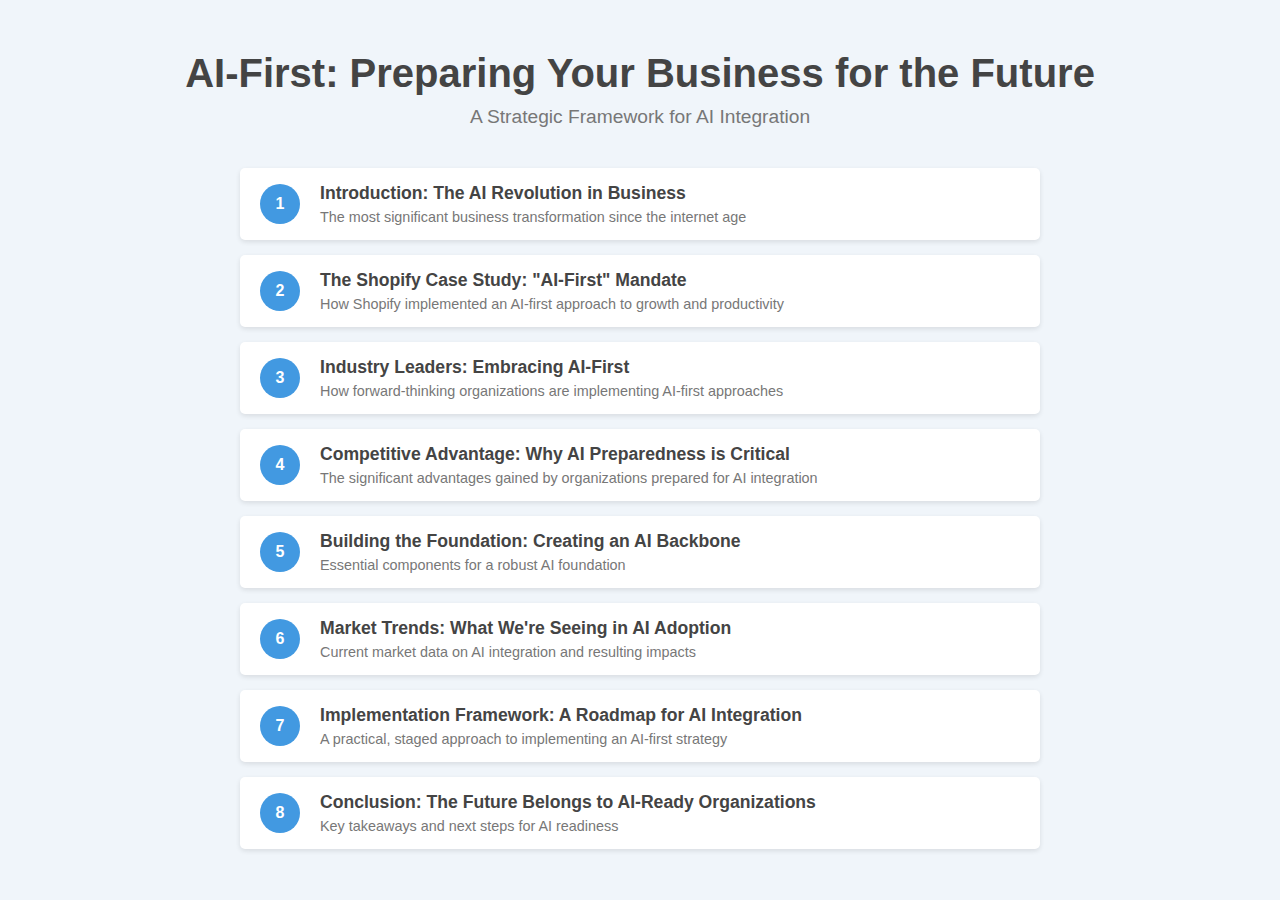
<file: index.html>
<!DOCTYPE html>
<html lang="en">
<head>
    <meta charset="UTF-8">
    <meta name="viewport" content="width=device-width, initial-scale=1.0">
    <title>AI-First: Preparing Your Business for the Future</title>
    <link rel="stylesheet" href="styles.css">
    <style>
        body {
            display: flex;
            flex-direction: column;
            align-items: center;
            justify-content: center;
            min-height: 100vh;
            padding: 20px;
        }
        
        .presentation-title {
            text-align: center;
            margin-bottom: 40px;
        }
        
        .presentation-title h1 {
            font-size: 2.5em;
            color: #444;
            margin-bottom: 10px;
        }
        
        .presentation-title p {
            font-size: 1.2em;
            color: #777;
        }
        
        .slides-container {
            display: flex;
            flex-direction: column;
            gap: 15px;
            width: 100%;
            max-width: 800px;
        }
        
        .slide-link {
            display: flex;
            align-items: center;
            background-color: white;
            padding: 15px 20px;
            border-radius: 5px;
            box-shadow: 0 2px 5px rgba(0,0,0,0.1);
            text-decoration: none;
            color: #444;
            transition: transform 0.2s, box-shadow 0.2s;
        }
        
        .slide-link:hover {
            transform: translateY(-3px);
            box-shadow: 0 5px 15px rgba(0,0,0,0.1);
        }
        
        .slide-number {
            display: flex;
            align-items: center;
            justify-content: center;
            width: 40px;
            height: 40px;
            background-color: #4299e1;
            color: white;
            border-radius: 50%;
            font-weight: bold;
            margin-right: 20px;
            flex-shrink: 0;
        }
        
        .slide-info {
            flex: 1;
        }
        
        .slide-title {
            font-weight: bold;
            margin-bottom: 5px;
            font-size: 1.1em;
        }
        
        .slide-description {
            color: #777;
            font-size: 0.9em;
        }
    </style>
</head>
<body>
    <div class="presentation-title">
        <h1>AI-First: Preparing Your Business for the Future</h1>
        <p>A Strategic Framework for AI Integration</p>
    </div>
    
    <div class="slides-container">
        <a href="slide-introduction.html" class="slide-link">
            <div class="slide-number">1</div>
            <div class="slide-info">
                <div class="slide-title">Introduction: The AI Revolution in Business</div>
                <div class="slide-description">The most significant business transformation since the internet age</div>
            </div>
        </a>
        
        <a href="slide-shopify-case.html" class="slide-link">
            <div class="slide-number">2</div>
            <div class="slide-info">
                <div class="slide-title">The Shopify Case Study: "AI-First" Mandate</div>
                <div class="slide-description">How Shopify implemented an AI-first approach to growth and productivity</div>
            </div>
        </a>
        
        <a href="slide-industry-leaders.html" class="slide-link">
            <div class="slide-number">3</div>
            <div class="slide-info">
                <div class="slide-title">Industry Leaders: Embracing AI-First</div>
                <div class="slide-description">How forward-thinking organizations are implementing AI-first approaches</div>
            </div>
        </a>
        
        <a href="slide-competitive-advantage.html" class="slide-link">
            <div class="slide-number">4</div>
            <div class="slide-info">
                <div class="slide-title">Competitive Advantage: Why AI Preparedness is Critical</div>
                <div class="slide-description">The significant advantages gained by organizations prepared for AI integration</div>
            </div>
        </a>
        
        <a href="slide-building-foundation.html" class="slide-link">
            <div class="slide-number">5</div>
            <div class="slide-info">
                <div class="slide-title">Building the Foundation: Creating an AI Backbone</div>
                <div class="slide-description">Essential components for a robust AI foundation</div>
            </div>
        </a>
        
        <a href="slide-market-trends.html" class="slide-link">
            <div class="slide-number">6</div>
            <div class="slide-info">
                <div class="slide-title">Market Trends: What We're Seeing in AI Adoption</div>
                <div class="slide-description">Current market data on AI integration and resulting impacts</div>
            </div>
        </a>
        
        <a href="slide-implementation-framework.html" class="slide-link">
            <div class="slide-number">7</div>
            <div class="slide-info">
                <div class="slide-title">Implementation Framework: A Roadmap for AI Integration</div>
                <div class="slide-description">A practical, staged approach to implementing an AI-first strategy</div>
            </div>
        </a>
        
        <a href="slide-conclusion.html" class="slide-link">
            <div class="slide-number">8</div>
            <div class="slide-info">
                <div class="slide-title">Conclusion: The Future Belongs to AI-Ready Organizations</div>
                <div class="slide-description">Key takeaways and next steps for AI readiness</div>
            </div>
        </a>
    </div>
</body>
</html>
</file>
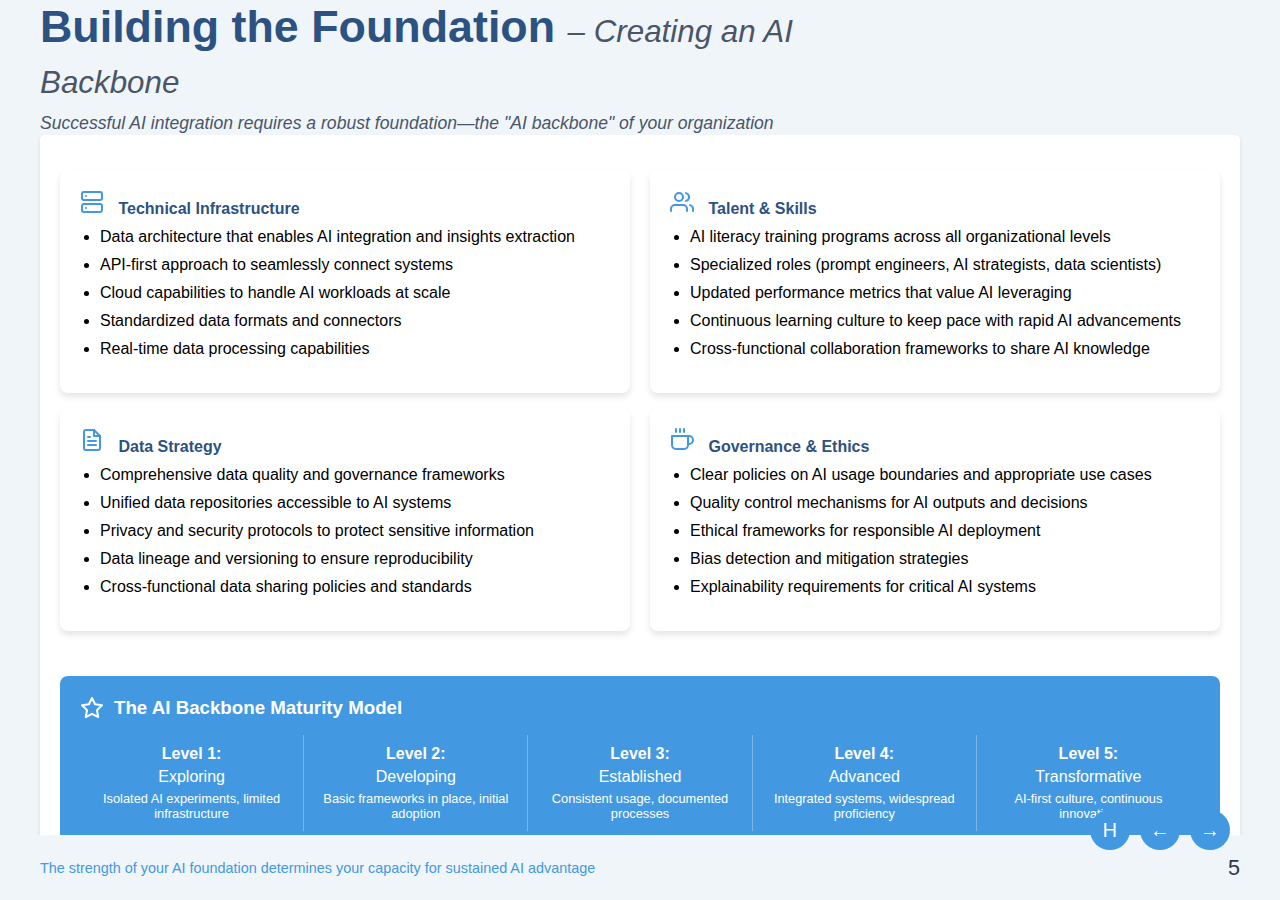
<file: slide-building-foundation.html>
<!DOCTYPE html>
<html lang="en">
<head>
    <meta charset="UTF-8">
    <meta name="viewport" content="width=device-width, initial-scale=1.0">
    <title>Building the Foundation: Creating an AI Backbone</title>
    <link rel="stylesheet" href="styles.css">
</head>
<body>
    <div class="header">
        <div class="title-container">
            <h1 class="title">Building the Foundation <span class="subtitle">– Creating an AI Backbone</span></h1>
            <p class="subtitle">Successful AI integration requires a robust foundation—the "AI backbone" of your organization</p>
        </div>
    </div>

    <div class="main-content">
        <div class="box">
            <div class="two-column">
                <div class="column">
                    <div class="card">
                        <div class="card-title">
                            <svg class="icon" xmlns="http://www.w3.org/2000/svg" width="24" height="24" viewBox="0 0 24 24" fill="none" stroke="#4299e1" stroke-width="2" stroke-linecap="round" stroke-linejoin="round">
                                <rect x="2" y="2" width="20" height="8" rx="2" ry="2"></rect>
                                <rect x="2" y="14" width="20" height="8" rx="2" ry="2"></rect>
                                <line x1="6" y1="6" x2="6.01" y2="6"></line>
                                <line x1="6" y1="18" x2="6.01" y2="18"></line>
                            </svg>
                            Technical Infrastructure
                        </div>
                        <ul>
                            <li>Data architecture that enables AI integration and insights extraction</li>
                            <li>API-first approach to seamlessly connect systems</li>
                            <li>Cloud capabilities to handle AI workloads at scale</li>
                            <li>Standardized data formats and connectors</li>
                            <li>Real-time data processing capabilities</li>
                        </ul>
                    </div>

                    <div class="card">
                        <div class="card-title">
                            <svg class="icon" xmlns="http://www.w3.org/2000/svg" width="24" height="24" viewBox="0 0 24 24" fill="none" stroke="#4299e1" stroke-width="2" stroke-linecap="round" stroke-linejoin="round">
                                <path d="M14 2H6a2 2 0 0 0-2 2v16a2 2 0 0 0 2 2h12a2 2 0 0 0 2-2V8z"></path>
                                <polyline points="14 2 14 8 20 8"></polyline>
                                <line x1="16" y1="13" x2="8" y2="13"></line>
                                <line x1="16" y1="17" x2="8" y2="17"></line>
                                <polyline points="10 9 9 9 8 9"></polyline>
                            </svg>
                            Data Strategy
                        </div>
                        <ul>
                            <li>Comprehensive data quality and governance frameworks</li>
                            <li>Unified data repositories accessible to AI systems</li>
                            <li>Privacy and security protocols to protect sensitive information</li>
                            <li>Data lineage and versioning to ensure reproducibility</li>
                            <li>Cross-functional data sharing policies and standards</li>
                        </ul>
                    </div>
                </div>
                <div class="column">
                    <div class="card">
                        <div class="card-title">
                            <svg class="icon" xmlns="http://www.w3.org/2000/svg" width="24" height="24" viewBox="0 0 24 24" fill="none" stroke="#4299e1" stroke-width="2" stroke-linecap="round" stroke-linejoin="round">
                                <path d="M17 21v-2a4 4 0 0 0-4-4H5a4 4 0 0 0-4 4v2"></path>
                                <circle cx="9" cy="7" r="4"></circle>
                                <path d="M23 21v-2a4 4 0 0 0-3-3.87"></path>
                                <path d="M16 3.13a4 4 0 0 1 0 7.75"></path>
                            </svg>
                            Talent & Skills
                        </div>
                        <ul>
                            <li>AI literacy training programs across all organizational levels</li>
                            <li>Specialized roles (prompt engineers, AI strategists, data scientists)</li>
                            <li>Updated performance metrics that value AI leveraging</li>
                            <li>Continuous learning culture to keep pace with rapid AI advancements</li>
                            <li>Cross-functional collaboration frameworks to share AI knowledge</li>
                        </ul>
                    </div>

                    <div class="card">
                        <div class="card-title">
                            <svg class="icon" xmlns="http://www.w3.org/2000/svg" width="24" height="24" viewBox="0 0 24 24" fill="none" stroke="#4299e1" stroke-width="2" stroke-linecap="round" stroke-linejoin="round">
                                <path d="M18 8h1a4 4 0 0 1 0 8h-1"></path>
                                <path d="M2 8h16v9a4 4 0 0 1-4 4H6a4 4 0 0 1-4-4V8z"></path>
                                <line x1="6" y1="1" x2="6" y2="4"></line>
                                <line x1="10" y1="1" x2="10" y2="4"></line>
                                <line x1="14" y1="1" x2="14" y2="4"></line>
                            </svg>
                            Governance & Ethics
                        </div>
                        <ul>
                            <li>Clear policies on AI usage boundaries and appropriate use cases</li>
                            <li>Quality control mechanisms for AI outputs and decisions</li>
                            <li>Ethical frameworks for responsible AI deployment</li>
                            <li>Bias detection and mitigation strategies</li>
                            <li>Explainability requirements for critical AI systems</li>
                        </ul>
                    </div>
                </div>
            </div>

            <div style="margin-top: 30px;">
                <div class="blue-box" style="padding: 20px; border-radius: 8px;">
                    <div style="display: flex; align-items: center; margin-bottom: 15px;">
                        <svg class="icon" style="margin-right: 10px;" xmlns="http://www.w3.org/2000/svg" width="24" height="24" viewBox="0 0 24 24" fill="none" stroke="white" stroke-width="2" stroke-linecap="round" stroke-linejoin="round">
                            <polygon points="12 2 15.09 8.26 22 9.27 17 14.14 18.18 21.02 12 17.77 5.82 21.02 7 14.14 2 9.27 8.91 8.26 12 2"></polygon>
                        </svg>
                        <h3 style="color: white; margin: 0;">The AI Backbone Maturity Model</h3>
                    </div>
                    <div style="display: flex; color: white; text-align: center;">
                        <div style="flex: 1; padding: 10px; border-right: 1px solid rgba(255,255,255,0.3);">
                            <div style="font-weight: bold; margin-bottom: 5px;">Level 1:</div>
                            <div>Exploring</div>
                            <div style="font-size: 0.8em; margin-top: 5px;">Isolated AI experiments, limited infrastructure</div>
                        </div>
                        <div style="flex: 1; padding: 10px; border-right: 1px solid rgba(255,255,255,0.3);">
                            <div style="font-weight: bold; margin-bottom: 5px;">Level 2:</div>
                            <div>Developing</div>
                            <div style="font-size: 0.8em; margin-top: 5px;">Basic frameworks in place, initial adoption</div>
                        </div>
                        <div style="flex: 1; padding: 10px; border-right: 1px solid rgba(255,255,255,0.3);">
                            <div style="font-weight: bold; margin-bottom: 5px;">Level 3:</div>
                            <div>Established</div>
                            <div style="font-size: 0.8em; margin-top: 5px;">Consistent usage, documented processes</div>
                        </div>
                        <div style="flex: 1; padding: 10px; border-right: 1px solid rgba(255,255,255,0.3);">
                            <div style="font-weight: bold; margin-bottom: 5px;">Level 4:</div>
                            <div>Advanced</div>
                            <div style="font-size: 0.8em; margin-top: 5px;">Integrated systems, widespread proficiency</div>
                        </div>
                        <div style="flex: 1; padding: 10px;">
                            <div style="font-weight: bold; margin-bottom: 5px;">Level 5:</div>
                            <div>Transformative</div>
                            <div style="font-size: 0.8em; margin-top: 5px;">AI-first culture, continuous innovation</div>
                        </div>
                    </div>
                </div>
            </div>

            <div style="margin-top: 20px;">
                <div class="section-title">Common Challenges in Building the AI Backbone</div>
                <div class="two-column">
                    <div class="column">
                        <ul>
                            <li>
                                <div style="display: flex; align-items: center; margin-bottom: 5px;">
                                    <svg class="icon" xmlns="http://www.w3.org/2000/svg" width="20" height="20" viewBox="0 0 24 24" fill="none" stroke="#e53e3e" stroke-width="2" stroke-linecap="round" stroke-linejoin="round">
                                        <circle cx="12" cy="12" r="10"></circle>
                                        <line x1="12" y1="8" x2="12" y2="12"></line>
                                        <line x1="12" y1="16" x2="12.01" y2="16"></line>
                                    </svg>
                                    Data quality and accessibility issues
                                </div>
                            </li>
                            <li>
                                <div style="display: flex; align-items: center; margin-bottom: 5px;">
                                    <svg class="icon" xmlns="http://www.w3.org/2000/svg" width="20" height="20" viewBox="0 0 24 24" fill="none" stroke="#e53e3e" stroke-width="2" stroke-linecap="round" stroke-linejoin="round">
                                        <circle cx="12" cy="12" r="10"></circle>
                                        <line x1="12" y1="8" x2="12" y2="12"></line>
                                        <line x1="12" y1="16" x2="12.01" y2="16"></line>
                                    </svg>
                                    Legacy system integration complexities
                                </div>
                            </li>
                            <li>
                                <div style="display: flex; align-items: center; margin-bottom: 5px;">
                                    <svg class="icon" xmlns="http://www.w3.org/2000/svg" width="20" height="20" viewBox="0 0 24 24" fill="none" stroke="#e53e3e" stroke-width="2" stroke-linecap="round" stroke-linejoin="round">
                                        <circle cx="12" cy="12" r="10"></circle>
                                        <line x1="12" y1="8" x2="12" y2="12"></line>
                                        <line x1="12" y1="16" x2="12.01" y2="16"></line>
                                    </svg>
                                    Evolving regulatory compliance
                                </div>
                            </li>
                        </ul>
                    </div>
                    <div class="column">
                        <ul>
                            <li>
                                <div style="display: flex; align-items: center; margin-bottom: 5px;">
                                    <svg class="icon" xmlns="http://www.w3.org/2000/svg" width="20" height="20" viewBox="0 0 24 24" fill="none" stroke="#e53e3e" stroke-width="2" stroke-linecap="round" stroke-linejoin="round">
                                        <circle cx="12" cy="12" r="10"></circle>
                                        <line x1="12" y1="8" x2="12" y2="12"></line>
                                        <line x1="12" y1="16" x2="12.01" y2="16"></line>
                                    </svg>
                                    Skill gaps and resistance to change
                                </div>
                            </li>
                            <li>
                                <div style="display: flex; align-items: center; margin-bottom: 5px;">
                                    <svg class="icon" xmlns="http://www.w3.org/2000/svg" width="20" height="20" viewBox="0 0 24 24" fill="none" stroke="#e53e3e" stroke-width="2" stroke-linecap="round" stroke-linejoin="round">
                                        <circle cx="12" cy="12" r="10"></circle>
                                        <line x1="12" y1="8" x2="12" y2="12"></line>
                                        <line x1="12" y1="16" x2="12.01" y2="16"></line>
                                    </svg>
                                    Balancing tactical wins vs. strategic investments
                                </div>
                            </li>
                            <li>
                                <div style="display: flex; align-items: center; margin-bottom: 5px;">
                                    <svg class="icon" xmlns="http://www.w3.org/2000/svg" width="20" height="20" viewBox="0 0 24 24" fill="none" stroke="#e53e3e" stroke-width="2" stroke-linecap="round" stroke-linejoin="round">
                                        <circle cx="12" cy="12" r="10"></circle>
                                        <line x1="12" y1="8" x2="12" y2="12"></line>
                                        <line x1="12" y1="16" x2="12.01" y2="16"></line>
                                    </svg>
                                    Measuring ROI on AI infrastructure investments
                                </div>
                            </li>
                        </ul>
                    </div>
                </div>
            </div>
        </div>
    </div>

    <div class="footer">
        <div>
            <div>The strength of your AI foundation determines your capacity for sustained AI advantage</div>
        </div>
        <div class="page-number">5</div>
    </div>

    <div class="nav-controls">
        <button class="nav-button home-button">H</button>
        <button class="nav-button prev-button">←</button>
        <button class="nav-button next-button">→</button>
    </div>
    
    <script src="navigation.js"></script>
</body>
</html>
</file>
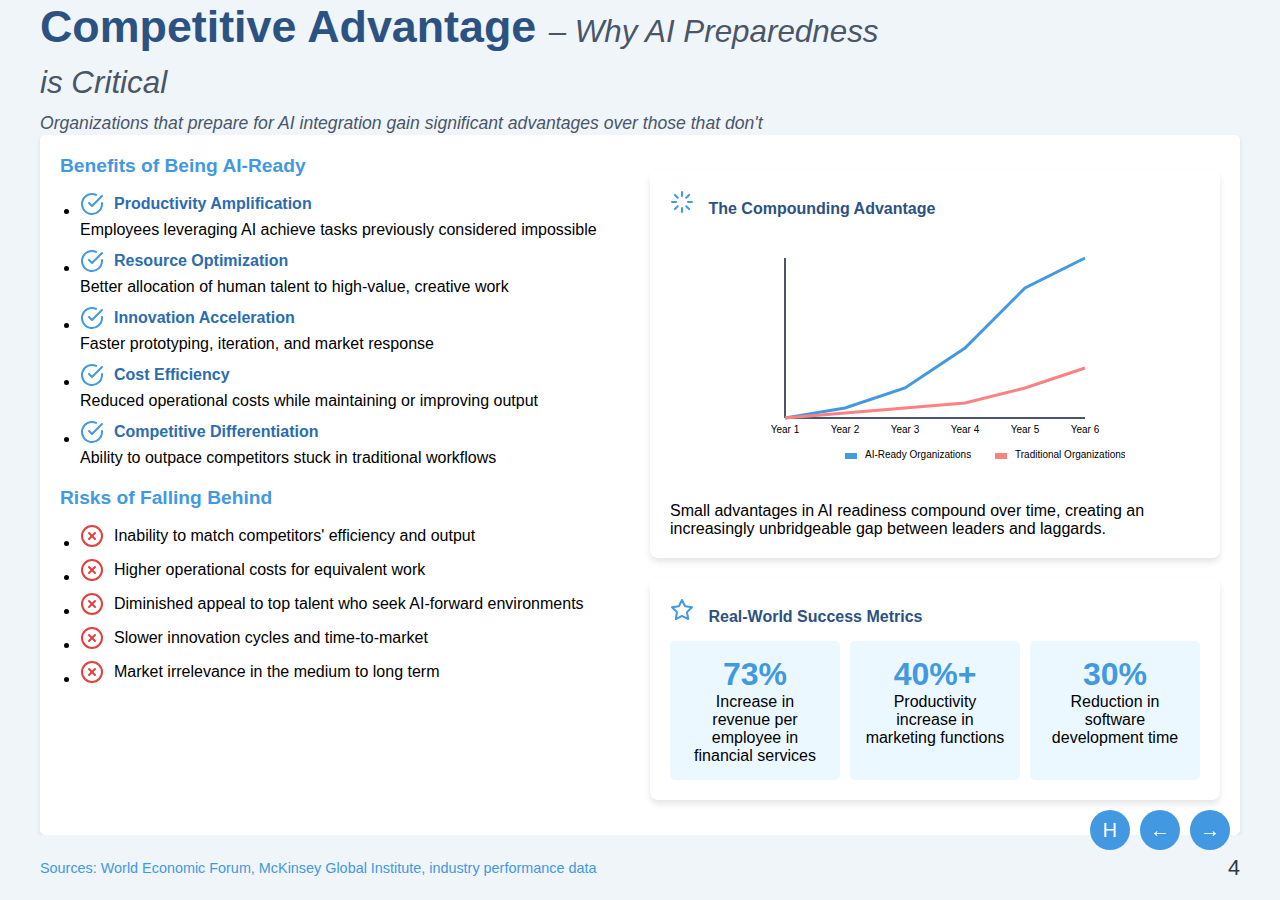
<file: slide-competitive-advantage.html>
<!DOCTYPE html>
<html lang="en">
<head>
    <meta charset="UTF-8">
    <meta name="viewport" content="width=device-width, initial-scale=1.0">
    <title>Competitive Advantage: Why AI Preparedness is Critical</title>
    <link rel="stylesheet" href="styles.css">
</head>
<body>
    <div class="header">
        <div class="title-container">
            <h1 class="title">Competitive Advantage <span class="subtitle">– Why AI Preparedness is Critical</span></h1>
            <p class="subtitle">Organizations that prepare for AI integration gain significant advantages over those that don't</p>
        </div>
    </div>

    <div class="main-content">
        <div class="box">
            <div class="two-column">
                <div class="column">
                    <div class="section-title">Benefits of Being AI-Ready</div>
                    <ul>
                        <li>
                            <div style="display: flex; align-items: center; margin-bottom: 5px;">
                                <svg class="icon" xmlns="http://www.w3.org/2000/svg" width="20" height="20" viewBox="0 0 24 24" fill="none" stroke="#4299e1" stroke-width="2" stroke-linecap="round" stroke-linejoin="round">
                                    <path d="M22 11.08V12a10 10 0 1 1-5.93-9.14"></path>
                                    <polyline points="22 4 12 14.01 9 11.01"></polyline>
                                </svg>
                                <span class="stat">Productivity Amplification</span>
                            </div>
                            Employees leveraging AI achieve tasks previously considered impossible
                        </li>
                        <li>
                            <div style="display: flex; align-items: center; margin-bottom: 5px;">
                                <svg class="icon" xmlns="http://www.w3.org/2000/svg" width="20" height="20" viewBox="0 0 24 24" fill="none" stroke="#4299e1" stroke-width="2" stroke-linecap="round" stroke-linejoin="round">
                                    <path d="M22 11.08V12a10 10 0 1 1-5.93-9.14"></path>
                                    <polyline points="22 4 12 14.01 9 11.01"></polyline>
                                </svg>
                                <span class="stat">Resource Optimization</span>
                            </div>
                            Better allocation of human talent to high-value, creative work
                        </li>
                        <li>
                            <div style="display: flex; align-items: center; margin-bottom: 5px;">
                                <svg class="icon" xmlns="http://www.w3.org/2000/svg" width="20" height="20" viewBox="0 0 24 24" fill="none" stroke="#4299e1" stroke-width="2" stroke-linecap="round" stroke-linejoin="round">
                                    <path d="M22 11.08V12a10 10 0 1 1-5.93-9.14"></path>
                                    <polyline points="22 4 12 14.01 9 11.01"></polyline>
                                </svg>
                                <span class="stat">Innovation Acceleration</span>
                            </div>
                            Faster prototyping, iteration, and market response
                        </li>
                        <li>
                            <div style="display: flex; align-items: center; margin-bottom: 5px;">
                                <svg class="icon" xmlns="http://www.w3.org/2000/svg" width="20" height="20" viewBox="0 0 24 24" fill="none" stroke="#4299e1" stroke-width="2" stroke-linecap="round" stroke-linejoin="round">
                                    <path d="M22 11.08V12a10 10 0 1 1-5.93-9.14"></path>
                                    <polyline points="22 4 12 14.01 9 11.01"></polyline>
                                </svg>
                                <span class="stat">Cost Efficiency</span>
                            </div>
                            Reduced operational costs while maintaining or improving output
                        </li>
                        <li>
                            <div style="display: flex; align-items: center; margin-bottom: 5px;">
                                <svg class="icon" xmlns="http://www.w3.org/2000/svg" width="20" height="20" viewBox="0 0 24 24" fill="none" stroke="#4299e1" stroke-width="2" stroke-linecap="round" stroke-linejoin="round">
                                    <path d="M22 11.08V12a10 10 0 1 1-5.93-9.14"></path>
                                    <polyline points="22 4 12 14.01 9 11.01"></polyline>
                                </svg>
                                <span class="stat">Competitive Differentiation</span>
                            </div>
                            Ability to outpace competitors stuck in traditional workflows
                        </li>
                    </ul>

                    <div class="section-title" style="margin-top: 20px;">Risks of Falling Behind</div>
                    <ul>
                        <li>
                            <div style="display: flex; align-items: center; margin-bottom: 5px;">
                                <svg class="icon" xmlns="http://www.w3.org/2000/svg" width="20" height="20" viewBox="0 0 24 24" fill="none" stroke="#e53e3e" stroke-width="2" stroke-linecap="round" stroke-linejoin="round">
                                    <circle cx="12" cy="12" r="10"></circle>
                                    <line x1="15" y1="9" x2="9" y2="15"></line>
                                    <line x1="9" y1="9" x2="15" y2="15"></line>
                                </svg>
                                Inability to match competitors' efficiency and output
                            </div>
                        </li>
                        <li>
                            <div style="display: flex; align-items: center; margin-bottom: 5px;">
                                <svg class="icon" xmlns="http://www.w3.org/2000/svg" width="20" height="20" viewBox="0 0 24 24" fill="none" stroke="#e53e3e" stroke-width="2" stroke-linecap="round" stroke-linejoin="round">
                                    <circle cx="12" cy="12" r="10"></circle>
                                    <line x1="15" y1="9" x2="9" y2="15"></line>
                                    <line x1="9" y1="9" x2="15" y2="15"></line>
                                </svg>
                                Higher operational costs for equivalent work
                            </div>
                        </li>
                        <li>
                            <div style="display: flex; align-items: center; margin-bottom: 5px;">
                                <svg class="icon" xmlns="http://www.w3.org/2000/svg" width="20" height="20" viewBox="0 0 24 24" fill="none" stroke="#e53e3e" stroke-width="2" stroke-linecap="round" stroke-linejoin="round">
                                    <circle cx="12" cy="12" r="10"></circle>
                                    <line x1="15" y1="9" x2="9" y2="15"></line>
                                    <line x1="9" y1="9" x2="15" y2="15"></line>
                                </svg>
                                Diminished appeal to top talent who seek AI-forward environments
                            </div>
                        </li>
                        <li>
                            <div style="display: flex; align-items: center; margin-bottom: 5px;">
                                <svg class="icon" xmlns="http://www.w3.org/2000/svg" width="20" height="20" viewBox="0 0 24 24" fill="none" stroke="#e53e3e" stroke-width="2" stroke-linecap="round" stroke-linejoin="round">
                                    <circle cx="12" cy="12" r="10"></circle>
                                    <line x1="15" y1="9" x2="9" y2="15"></line>
                                    <line x1="9" y1="9" x2="15" y2="15"></line>
                                </svg>
                                Slower innovation cycles and time-to-market
                            </div>
                        </li>
                        <li>
                            <div style="display: flex; align-items: center; margin-bottom: 5px;">
                                <svg class="icon" xmlns="http://www.w3.org/2000/svg" width="20" height="20" viewBox="0 0 24 24" fill="none" stroke="#e53e3e" stroke-width="2" stroke-linecap="round" stroke-linejoin="round">
                                    <circle cx="12" cy="12" r="10"></circle>
                                    <line x1="15" y1="9" x2="9" y2="15"></line>
                                    <line x1="9" y1="9" x2="15" y2="15"></line>
                                </svg>
                                Market irrelevance in the medium to long term
                            </div>
                        </li>
                    </ul>
                </div>
                <div class="column">
                    <div class="card">
                        <div class="card-title">
                            <svg class="icon" xmlns="http://www.w3.org/2000/svg" width="24" height="24" viewBox="0 0 24 24" fill="none" stroke="#4299e1" stroke-width="2" stroke-linecap="round" stroke-linejoin="round">
                                <line x1="12" y1="2" x2="12" y2="6"></line>
                                <line x1="12" y1="18" x2="12" y2="22"></line>
                                <line x1="4.93" y1="4.93" x2="7.76" y2="7.76"></line>
                                <line x1="16.24" y1="16.24" x2="19.07" y2="19.07"></line>
                                <line x1="2" y1="12" x2="6" y2="12"></line>
                                <line x1="18" y1="12" x2="22" y2="12"></line>
                                <line x1="4.93" y1="19.07" x2="7.76" y2="16.24"></line>
                                <line x1="16.24" y1="7.76" x2="19.07" y2="4.93"></line>
                            </svg>
                            The Compounding Advantage
                        </div>

                        <div style="margin: 20px 0; text-align: center;">
                            <svg width="380" height="240" viewBox="0 0 380 240">
                                <!-- Background grid -->
                                <!-- Removed grid lines as requested -->
                                
                                <!-- X and Y axis -->
                                <line x1="40" y1="180" x2="340" y2="180" stroke="#4a5568" stroke-width="2"/>
                                <line x1="40" y1="20" x2="40" y2="180" stroke="#4a5568" stroke-width="2"/>
                                
                                <!-- Chart lines -->
                                <path d="M40,180 L100,170 L160,150 L220,110 L280,50 L340,20" stroke="#4299e1" stroke-width="3" fill="none"/>
                                <path d="M40,180 L100,175 L160,170 L220,165 L280,150 L340,130" stroke="#fc8181" stroke-width="3" fill="none"/>
                                
                                <!-- Labels -->
                                <text x="40" y="195" font-size="10" text-anchor="middle">Year 1</text>
                                <text x="100" y="195" font-size="10" text-anchor="middle">Year 2</text>
                                <text x="160" y="195" font-size="10" text-anchor="middle">Year 3</text>
                                <text x="220" y="195" font-size="10" text-anchor="middle">Year 4</text>
                                <text x="280" y="195" font-size="10" text-anchor="middle">Year 5</text>
                                <text x="340" y="195" font-size="10" text-anchor="middle">Year 6</text>
                                
                                <!-- Legend -->
                                <rect x="100" y="215" width="12" height="6" fill="#4299e1"/>
                                <text x="120" y="220" font-size="10">AI-Ready Organizations</text>
                                <rect x="250" y="215" width="12" height="6" fill="#fc8181"/>
                                <text x="270" y="220" font-size="10">Traditional Organizations</text>
                            </svg>
                        </div>

                        <p>Small advantages in AI readiness compound over time, creating an increasingly unbridgeable gap between leaders and laggards.</p>
                    </div>

                    <div class="card" style="margin-top: 20px;">
                        <div class="card-title">
                            <svg class="icon" xmlns="http://www.w3.org/2000/svg" width="24" height="24" viewBox="0 0 24 24" fill="none" stroke="#4299e1" stroke-width="2" stroke-linecap="round" stroke-linejoin="round">
                                <polygon points="12 2 15.09 8.26 22 9.27 17 14.14 18.18 21.02 12 17.77 5.82 21.02 7 14.14 2 9.27 8.91 8.26 12 2"></polygon>
                            </svg>
                            Real-World Success Metrics
                        </div>
                        <div style="display: flex; flex-wrap: wrap; gap: 10px; margin-top: 15px;">
                            <div style="flex: 1; min-width: 130px; background-color: #ebf8ff; padding: 15px; border-radius: 5px; text-align: center;">
                                <div style="font-size: 2em; font-weight: bold; color: #4299e1;">73%</div>
                                <div>Increase in revenue per employee in financial services</div>
                            </div>
                            <div style="flex: 1; min-width: 130px; background-color: #ebf8ff; padding: 15px; border-radius: 5px; text-align: center;">
                                <div style="font-size: 2em; font-weight: bold; color: #4299e1;">40%+</div>
                                <div>Productivity increase in marketing functions</div>
                            </div>
                            <div style="flex: 1; min-width: 130px; background-color: #ebf8ff; padding: 15px; border-radius: 5px; text-align: center;">
                                <div style="font-size: 2em; font-weight: bold; color: #4299e1;">30%</div>
                                <div>Reduction in software development time</div>
                            </div>
                        </div>
                    </div>
                </div>
            </div>
        </div>
    </div>

    <div class="footer">
        <div>
            <div>Sources: World Economic Forum, McKinsey Global Institute, industry performance data</div>
        </div>
        <div class="page-number">4</div>
    </div>

    <div class="nav-controls">
        <button class="nav-button home-button">H</button>
        <button class="nav-button prev-button">←</button>
        <button class="nav-button next-button">→</button>
    </div>
    
    <script src="navigation.js"></script>
</body>
</html>
</file>
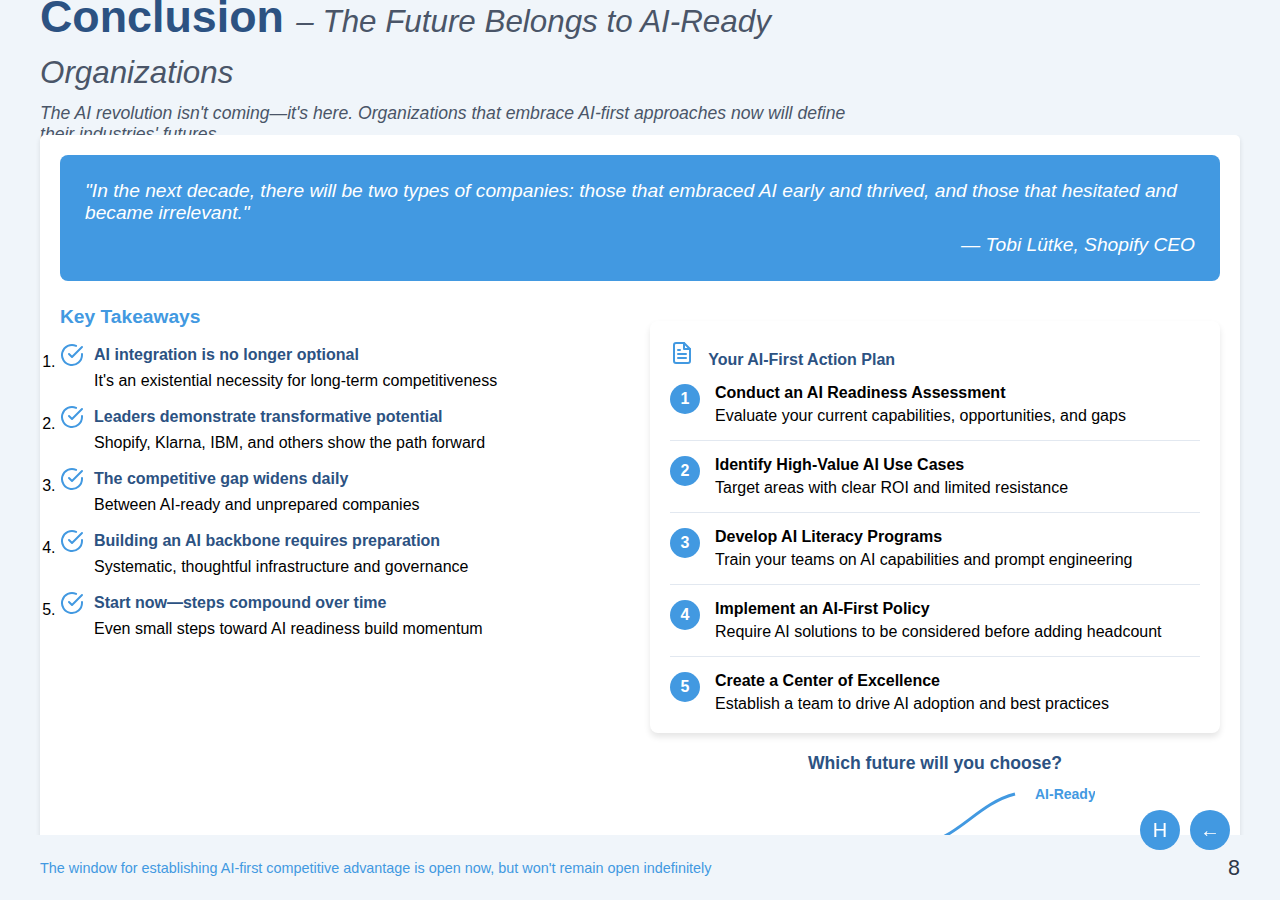
<file: slide-conclusion.html>
<!DOCTYPE html>
<html lang="en">
<head>
    <meta charset="UTF-8">
    <meta name="viewport" content="width=device-width, initial-scale=1.0">
    <title>Conclusion: The Future Belongs to AI-Ready Organizations</title>
    <link rel="stylesheet" href="styles.css">
</head>
<body>
    <div class="header">
        <div class="title-container">
            <h1 class="title">Conclusion <span class="subtitle">– The Future Belongs to AI-Ready Organizations</span></h1>
            <p class="subtitle">The AI revolution isn't coming—it's here. Organizations that embrace AI-first approaches now will define their industries' futures</p>
        </div>
    </div>

    <div class="main-content">
        <div class="box">
            <div class="blue-box" style="padding: 25px; border-radius: 8px; margin-bottom: 25px;">
                <blockquote style="background: none; border: none; color: white; margin: 0; padding: 0; font-size: 1.2em;">
                    "In the next decade, there will be two types of companies: those that embraced AI early and thrived, and those that hesitated and became irrelevant."
                    <div style="text-align: right; margin-top: 10px;">— Tobi Lütke, Shopify CEO</div>
                </blockquote>
            </div>

            <div class="two-column">
                <div class="column">
                    <div class="section-title">Key Takeaways</div>
                    <ol>
                        <li style="margin-bottom: 15px;">
                            <div style="display: flex; align-items: center; margin-bottom: 5px;">
                                <svg class="icon" xmlns="http://www.w3.org/2000/svg" width="24" height="24" viewBox="0 0 24 24" fill="none" stroke="#4299e1" stroke-width="2" stroke-linecap="round" stroke-linejoin="round">
                                    <path d="M22 11.08V12a10 10 0 1 1-5.93-9.14"></path>
                                    <polyline points="22 4 12 14.01 9 11.01"></polyline>
                                </svg>
                                <span style="font-weight: bold; color: #2c5282;">AI integration is no longer optional</span>
                            </div>
                            <div style="padding-left: 34px;">It's an existential necessity for long-term competitiveness</div>
                        </li>
                        <li style="margin-bottom: 15px;">
                            <div style="display: flex; align-items: center; margin-bottom: 5px;">
                                <svg class="icon" xmlns="http://www.w3.org/2000/svg" width="24" height="24" viewBox="0 0 24 24" fill="none" stroke="#4299e1" stroke-width="2" stroke-linecap="round" stroke-linejoin="round">
                                    <path d="M22 11.08V12a10 10 0 1 1-5.93-9.14"></path>
                                    <polyline points="22 4 12 14.01 9 11.01"></polyline>
                                </svg>
                                <span style="font-weight: bold; color: #2c5282;">Leaders demonstrate transformative potential</span>
                            </div>
                            <div style="padding-left: 34px;">Shopify, Klarna, IBM, and others show the path forward</div>
                        </li>
                        <li style="margin-bottom: 15px;">
                            <div style="display: flex; align-items: center; margin-bottom: 5px;">
                                <svg class="icon" xmlns="http://www.w3.org/2000/svg" width="24" height="24" viewBox="0 0 24 24" fill="none" stroke="#4299e1" stroke-width="2" stroke-linecap="round" stroke-linejoin="round">
                                    <path d="M22 11.08V12a10 10 0 1 1-5.93-9.14"></path>
                                    <polyline points="22 4 12 14.01 9 11.01"></polyline>
                                </svg>
                                <span style="font-weight: bold; color: #2c5282;">The competitive gap widens daily</span>
                            </div>
                            <div style="padding-left: 34px;">Between AI-ready and unprepared companies</div>
                        </li>
                        <li style="margin-bottom: 15px;">
                            <div style="display: flex; align-items: center; margin-bottom: 5px;">
                                <svg class="icon" xmlns="http://www.w3.org/2000/svg" width="24" height="24" viewBox="0 0 24 24" fill="none" stroke="#4299e1" stroke-width="2" stroke-linecap="round" stroke-linejoin="round">
                                    <path d="M22 11.08V12a10 10 0 1 1-5.93-9.14"></path>
                                    <polyline points="22 4 12 14.01 9 11.01"></polyline>
                                </svg>
                                <span style="font-weight: bold; color: #2c5282;">Building an AI backbone requires preparation</span>
                            </div>
                            <div style="padding-left: 34px;">Systematic, thoughtful infrastructure and governance</div>
                        </li>
                        <li style="margin-bottom: 15px;">
                            <div style="display: flex; align-items: center; margin-bottom: 5px;">
                                <svg class="icon" xmlns="http://www.w3.org/2000/svg" width="24" height="24" viewBox="0 0 24 24" fill="none" stroke="#4299e1" stroke-width="2" stroke-linecap="round" stroke-linejoin="round">
                                    <path d="M22 11.08V12a10 10 0 1 1-5.93-9.14"></path>
                                    <polyline points="22 4 12 14.01 9 11.01"></polyline>
                                </svg>
                                <span style="font-weight: bold; color: #2c5282;">Start now—steps compound over time</span>
                            </div>
                            <div style="padding-left: 34px;">Even small steps toward AI readiness build momentum</div>
                        </li>
                    </ol>
                </div>
                <div class="column">
                    <div class="card">
                        <div class="card-title">
                            <svg class="icon" xmlns="http://www.w3.org/2000/svg" width="24" height="24" viewBox="0 0 24 24" fill="none" stroke="#4299e1" stroke-width="2" stroke-linecap="round" stroke-linejoin="round">
                                <path d="M14 2H6a2 2 0 0 0-2 2v16a2 2 0 0 0 2 2h12a2 2 0 0 0 2-2V8z"></path>
                                <polyline points="14 2 14 8 20 8"></polyline>
                                <line x1="16" y1="13" x2="8" y2="13"></line>
                                <line x1="16" y1="17" x2="8" y2="17"></line>
                                <polyline points="10 9 9 9 8 9"></polyline>
                            </svg>
                            Your AI-First Action Plan
                        </div>
                        <div style="margin-top: 15px;">
                            <div style="display: flex; margin-bottom: 15px; border-bottom: 1px solid #e2e8f0; padding-bottom: 15px;">
                                <div style="width: 30px; height: 30px; background-color: #4299e1; border-radius: 50%; display: flex; align-items: center; justify-content: center; color: white; font-weight: bold; margin-right: 15px; flex-shrink: 0;">1</div>
                                <div>
                                    <div style="font-weight: bold; margin-bottom: 5px;">Conduct an AI Readiness Assessment</div>
                                    <div>Evaluate your current capabilities, opportunities, and gaps</div>
                                </div>
                            </div>
                            <div style="display: flex; margin-bottom: 15px; border-bottom: 1px solid #e2e8f0; padding-bottom: 15px;">
                                <div style="width: 30px; height: 30px; background-color: #4299e1; border-radius: 50%; display: flex; align-items: center; justify-content: center; color: white; font-weight: bold; margin-right: 15px; flex-shrink: 0;">2</div>
                                <div>
                                    <div style="font-weight: bold; margin-bottom: 5px;">Identify High-Value AI Use Cases</div>
                                    <div>Target areas with clear ROI and limited resistance</div>
                                </div>
                            </div>
                            <div style="display: flex; margin-bottom: 15px; border-bottom: 1px solid #e2e8f0; padding-bottom: 15px;">
                                <div style="width: 30px; height: 30px; background-color: #4299e1; border-radius: 50%; display: flex; align-items: center; justify-content: center; color: white; font-weight: bold; margin-right: 15px; flex-shrink: 0;">3</div>
                                <div>
                                    <div style="font-weight: bold; margin-bottom: 5px;">Develop AI Literacy Programs</div>
                                    <div>Train your teams on AI capabilities and prompt engineering</div>
                                </div>
                            </div>
                            <div style="display: flex; margin-bottom: 15px; border-bottom: 1px solid #e2e8f0; padding-bottom: 15px;">
                                <div style="width: 30px; height: 30px; background-color: #4299e1; border-radius: 50%; display: flex; align-items: center; justify-content: center; color: white; font-weight: bold; margin-right: 15px; flex-shrink: 0;">4</div>
                                <div>
                                    <div style="font-weight: bold; margin-bottom: 5px;">Implement an AI-First Policy</div>
                                    <div>Require AI solutions to be considered before adding headcount</div>
                                </div>
                            </div>
                            <div style="display: flex;">
                                <div style="width: 30px; height: 30px; background-color: #4299e1; border-radius: 50%; display: flex; align-items: center; justify-content: center; color: white; font-weight: bold; margin-right: 15px; flex-shrink: 0;">5</div>
                                <div>
                                    <div style="font-weight: bold; margin-bottom: 5px;">Create a Center of Excellence</div>
                                    <div>Establish a team to drive AI adoption and best practices</div>
                                </div>
                            </div>
                        </div>
                    </div>

                    <div style="margin-top: 20px; text-align: center;">
                        <div style="font-weight: bold; margin-bottom: 10px; font-size: 1.1em; color: #2c5282;">Which future will you choose?</div>
                        <svg width="320" height="120" viewBox="0 0 320 120">
                            <!-- Two paths diverging -->
                            <path d="M20,60 C60,60 80,60 140,60" stroke="#4a5568" stroke-width="2" fill="none" />
                            <path d="M140,60 C180,60 200,20 240,10" stroke="#4299e1" stroke-width="3" fill="none" />
                            <path d="M140,60 C180,60 200,100 240,110" stroke="#fc8181" stroke-width="3" fill="none" />
                            
                            <!-- Labels -->
                            <text x="260" y="15" font-size="14" fill="#4299e1" font-weight="bold">AI-Ready</text>
                            <text x="260" y="110" font-size="14" fill="#fc8181" font-weight="bold">Left Behind</text>
                            
                            <!-- Decision point -->
                            <circle cx="140" cy="60" r="6" fill="#4a5568" />
                            <text x="140" y="80" font-size="12" text-anchor="middle">TODAY</text>
                        </svg>
                    </div>
                </div>
            </div>
        </div>
    </div>

    <div class="footer">
        <div>
            <div>The window for establishing AI-first competitive advantage is open now, but won't remain open indefinitely</div>
        </div>
        <div class="page-number">8</div>
    </div>

    <div class="nav-controls">
        <button class="nav-button home-button">H</button>
        <button class="nav-button prev-button">←</button>
    </div>
    
    <script src="navigation.js"></script>
</body>
</html>
</file>
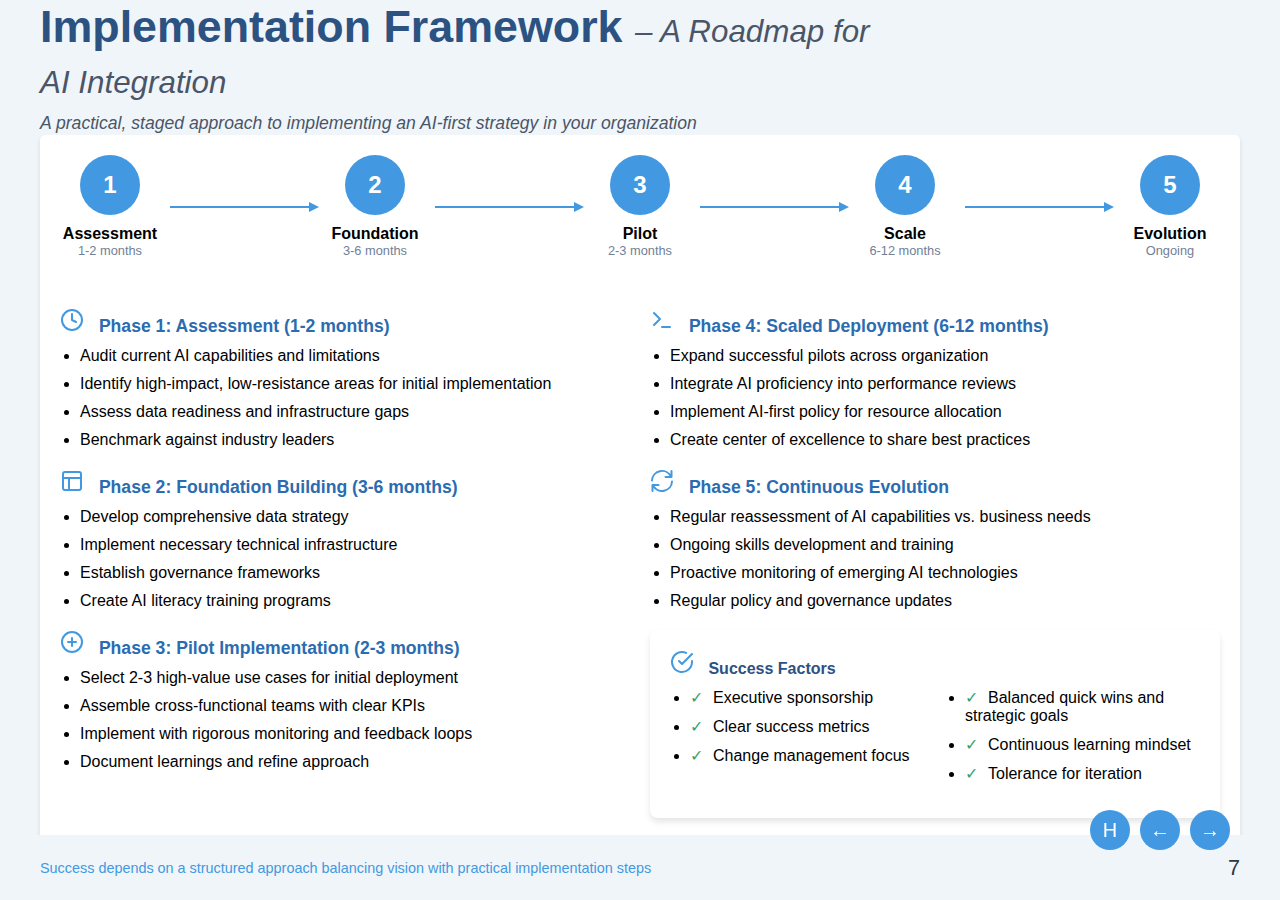
<file: slide-implementation-framework.html>
<!DOCTYPE html>
<html lang="en">
<head>
    <meta charset="UTF-8">
    <meta name="viewport" content="width=device-width, initial-scale=1.0">
    <title>Implementation Framework: A Roadmap for AI Integration</title>
    <link rel="stylesheet" href="styles.css">
</head>
<body>
    <div class="header">
        <div class="title-container">
            <h1 class="title">Implementation Framework <span class="subtitle">– A Roadmap for AI Integration</span></h1>
            <p class="subtitle">A practical, staged approach to implementing an AI-first strategy in your organization</p>
        </div>
    </div>

    <div class="main-content">
        <div class="box">
            <div style="display: flex; justify-content: space-between; margin-bottom: 30px; text-align: center;">
                <div style="position: relative; width: 100px;">
                    <div style="width: 60px; height: 60px; background-color: #4299e1; border-radius: 50%; display: flex; align-items: center; justify-content: center; color: white; font-weight: bold; font-size: 1.5em; margin: 0 auto;">1</div>
                    <div style="margin-top: 10px; font-weight: bold;">Assessment</div>
                    <div style="font-size: 0.8em; color: #718096;">1-2 months</div>
                </div>
                <div style="flex: 1; display: flex; align-items: center; justify-content: center; padding: 0 10px;">
                    <div style="height: 2px; background-color: #4299e1; width: 100%; position: relative;">
                        <div style="position: absolute; top: -4px; right: -4px; width: 0; height: 0; border-top: 5px solid transparent; border-bottom: 5px solid transparent; border-left: 10px solid #4299e1;"></div>
                    </div>
                </div>
                <div style="position: relative; width: 100px;">
                    <div style="width: 60px; height: 60px; background-color: #4299e1; border-radius: 50%; display: flex; align-items: center; justify-content: center; color: white; font-weight: bold; font-size: 1.5em; margin: 0 auto;">2</div>
                    <div style="margin-top: 10px; font-weight: bold;">Foundation</div>
                    <div style="font-size: 0.8em; color: #718096;">3-6 months</div>
                </div>
                <div style="flex: 1; display: flex; align-items: center; justify-content: center; padding: 0 10px;">
                    <div style="height: 2px; background-color: #4299e1; width: 100%; position: relative;">
                        <div style="position: absolute; top: -4px; right: -4px; width: 0; height: 0; border-top: 5px solid transparent; border-bottom: 5px solid transparent; border-left: 10px solid #4299e1;"></div>
                    </div>
                </div>
                <div style="position: relative; width: 100px;">
                    <div style="width: 60px; height: 60px; background-color: #4299e1; border-radius: 50%; display: flex; align-items: center; justify-content: center; color: white; font-weight: bold; font-size: 1.5em; margin: 0 auto;">3</div>
                    <div style="margin-top: 10px; font-weight: bold;">Pilot</div>
                    <div style="font-size: 0.8em; color: #718096;">2-3 months</div>
                </div>
                <div style="flex: 1; display: flex; align-items: center; justify-content: center; padding: 0 10px;">
                    <div style="height: 2px; background-color: #4299e1; width: 100%; position: relative;">
                        <div style="position: absolute; top: -4px; right: -4px; width: 0; height: 0; border-top: 5px solid transparent; border-bottom: 5px solid transparent; border-left: 10px solid #4299e1;"></div>
                    </div>
                </div>
                <div style="position: relative; width: 100px;">
                    <div style="width: 60px; height: 60px; background-color: #4299e1; border-radius: 50%; display: flex; align-items: center; justify-content: center; color: white; font-weight: bold; font-size: 1.5em; margin: 0 auto;">4</div>
                    <div style="margin-top: 10px; font-weight: bold;">Scale</div>
                    <div style="font-size: 0.8em; color: #718096;">6-12 months</div>
                </div>
                <div style="flex: 1; display: flex; align-items: center; justify-content: center; padding: 0 10px;">
                    <div style="height: 2px; background-color: #4299e1; width: 100%; position: relative;">
                        <div style="position: absolute; top: -4px; right: -4px; width: 0; height: 0; border-top: 5px solid transparent; border-bottom: 5px solid transparent; border-left: 10px solid #4299e1;"></div>
                    </div>
                </div>
                <div style="position: relative; width: 100px;">
                    <div style="width: 60px; height: 60px; background-color: #4299e1; border-radius: 50%; display: flex; align-items: center; justify-content: center; color: white; font-weight: bold; font-size: 1.5em; margin: 0 auto;">5</div>
                    <div style="margin-top: 10px; font-weight: bold;">Evolution</div>
                    <div style="font-size: 0.8em; color: #718096;">Ongoing</div>
                </div>
            </div>

            <div class="two-column">
                <div class="column">
                    <div class="phase-title">
                        <svg class="icon" xmlns="http://www.w3.org/2000/svg" width="20" height="20" viewBox="0 0 24 24" fill="none" stroke="#4299e1" stroke-width="2" stroke-linecap="round" stroke-linejoin="round">
                            <circle cx="12" cy="12" r="10"></circle>
                            <polyline points="12 6 12 12 16 14"></polyline>
                        </svg>
                        Phase 1: Assessment (1-2 months)
                    </div>
                    <ul>
                        <li>Audit current AI capabilities and limitations</li>
                        <li>Identify high-impact, low-resistance areas for initial implementation</li>
                        <li>Assess data readiness and infrastructure gaps</li>
                        <li>Benchmark against industry leaders</li>
                    </ul>

                    <div class="phase-title">
                        <svg class="icon" xmlns="http://www.w3.org/2000/svg" width="20" height="20" viewBox="0 0 24 24" fill="none" stroke="#4299e1" stroke-width="2" stroke-linecap="round" stroke-linejoin="round">
                            <rect x="3" y="3" width="18" height="18" rx="2" ry="2"></rect>
                            <line x1="3" y1="9" x2="21" y2="9"></line>
                            <line x1="9" y1="21" x2="9" y2="9"></line>
                        </svg>
                        Phase 2: Foundation Building (3-6 months)
                    </div>
                    <ul>
                        <li>Develop comprehensive data strategy</li>
                        <li>Implement necessary technical infrastructure</li>
                        <li>Establish governance frameworks</li>
                        <li>Create AI literacy training programs</li>
                    </ul>

                    <div class="phase-title">
                        <svg class="icon" xmlns="http://www.w3.org/2000/svg" width="20" height="20" viewBox="0 0 24 24" fill="none" stroke="#4299e1" stroke-width="2" stroke-linecap="round" stroke-linejoin="round">
                            <circle cx="12" cy="12" r="10"></circle>
                            <line x1="12" y1="8" x2="12" y2="16"></line>
                            <line x1="8" y1="12" x2="16" y2="12"></line>
                        </svg>
                        Phase 3: Pilot Implementation (2-3 months)
                    </div>
                    <ul>
                        <li>Select 2-3 high-value use cases for initial deployment</li>
                        <li>Assemble cross-functional teams with clear KPIs</li>
                        <li>Implement with rigorous monitoring and feedback loops</li>
                        <li>Document learnings and refine approach</li>
                    </ul>
                </div>
                <div class="column">
                    <div class="phase-title">
                        <svg class="icon" xmlns="http://www.w3.org/2000/svg" width="20" height="20" viewBox="0 0 24 24" fill="none" stroke="#4299e1" stroke-width="2" stroke-linecap="round" stroke-linejoin="round">
                            <polyline points="4 17 10 11 4 5"></polyline>
                            <line x1="12" y1="19" x2="20" y2="19"></line>
                        </svg>
                        Phase 4: Scaled Deployment (6-12 months)
                    </div>
                    <ul>
                        <li>Expand successful pilots across organization</li>
                        <li>Integrate AI proficiency into performance reviews</li>
                        <li>Implement AI-first policy for resource allocation</li>
                        <li>Create center of excellence to share best practices</li>
                    </ul>

                    <div class="phase-title">
                        <svg class="icon" xmlns="http://www.w3.org/2000/svg" width="20" height="20" viewBox="0 0 24 24" fill="none" stroke="#4299e1" stroke-width="2" stroke-linecap="round" stroke-linejoin="round">
                            <path d="M21.5 2v6h-6M2.5 22v-6h6M2 11.5a10 10 0 0 1 18.8-4.3M22 12.5a10 10 0 0 1-18.8 4.2"></path>
                        </svg>
                        Phase 5: Continuous Evolution
                    </div>
                    <ul>
                        <li>Regular reassessment of AI capabilities vs. business needs</li>
                        <li>Ongoing skills development and training</li>
                        <li>Proactive monitoring of emerging AI technologies</li>
                        <li>Regular policy and governance updates</li>
                    </ul>

                    <div class="card" style="margin-top: 20px;">
                        <div class="card-title">
                            <svg class="icon" xmlns="http://www.w3.org/2000/svg" width="24" height="24" viewBox="0 0 24 24" fill="none" stroke="#4299e1" stroke-width="2" stroke-linecap="round" stroke-linejoin="round">
                                <path d="M22 11.08V12a10 10 0 1 1-5.93-9.14"></path>
                                <polyline points="22 4 12 14.01 9 11.01"></polyline>
                            </svg>
                            Success Factors
                        </div>
                        <div class="two-column" style="margin-top: 10px;">
                            <div class="column">
                                <ul>
                                    <li class="checkmark">Executive sponsorship</li>
                                    <li class="checkmark">Clear success metrics</li>
                                    <li class="checkmark">Change management focus</li>
                                </ul>
                            </div>
                            <div class="column">
                                <ul>
                                    <li class="checkmark">Balanced quick wins and strategic goals</li>
                                    <li class="checkmark">Continuous learning mindset</li>
                                    <li class="checkmark">Tolerance for iteration</li>
                                </ul>
                            </div>
                        </div>
                    </div>
                </div>
            </div>

            <div class="blue-box" style="padding: 20px; border-radius: 8px; margin-top: 20px;">
                <div style="display: flex; align-items: center; margin-bottom: 10px;">
                    <svg class="icon" style="margin-right: 10px;" xmlns="http://www.w3.org/2000/svg" width="24" height="24" viewBox="0 0 24 24" fill="none" stroke="white" stroke-width="2" stroke-linecap="round" stroke-linejoin="round">
                        <circle cx="12" cy="12" r="10"></circle>
                        <line x1="12" y1="16" x2="12" y2="12"></line>
                        <line x1="12" y1="8" x2="12.01" y2="8"></line>
                    </svg>
                    <h3 style="color: white; margin: 0;">Common Implementation Pitfalls to Avoid</h3>
                </div>
                <div class="two-column" style="color: white;">
                    <div class="column">
                        <ul>
                            <li>Overlooking data quality and governance requirements</li>
                            <li>Pursuing technology without clear business objectives</li>
                            <li>Neglecting change management and training</li>
                        </ul>
                    </div>
                    <div class="column">
                        <ul>
                            <li>Setting unrealistic timelines and expectations</li>
                            <li>Failing to create feedback loops for improvement</li>
                            <li>Under-resourcing post-implementation support</li>
                        </ul>
                    </div>
                </div>
            </div>
        </div>
    </div>

    <div class="footer">
        <div>
            <div>Success depends on a structured approach balancing vision with practical implementation steps</div>
        </div>
        <div class="page-number">7</div>
    </div>

    <div class="nav-controls">
        <button class="nav-button home-button">H</button>
        <button class="nav-button prev-button">←</button>
        <button class="nav-button next-button">→</button>
    </div>
    
    <script src="navigation.js"></script>
</body>
</html>
</file>
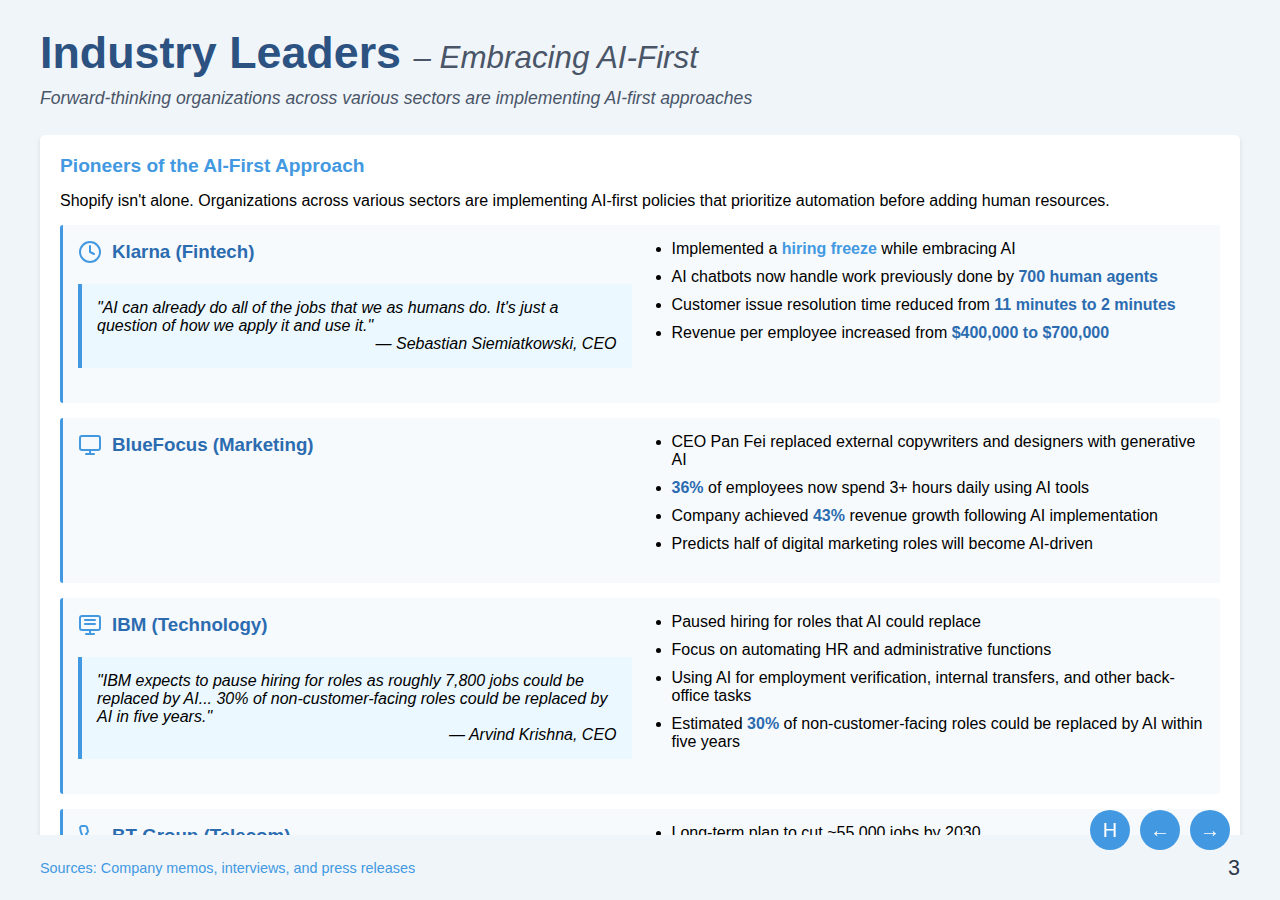
<file: slide-industry-leaders.html>
<!DOCTYPE html>
<html lang="en">
<head>
    <meta charset="UTF-8">
    <meta name="viewport" content="width=device-width, initial-scale=1.0">
    <title>Industry Leaders: Embracing AI-First</title>
    <link rel="stylesheet" href="styles.css">
</head>
<body>
    <div class="header">
        <div class="title-container">
            <h1 class="title">Industry Leaders <span class="subtitle">– Embracing AI-First</span></h1>
            <p class="subtitle">Forward-thinking organizations across various sectors are implementing AI-first approaches</p>
        </div>
    </div>

    <div class="main-content">
        <div class="box">
            <div class="section-title">Pioneers of the AI-First Approach</div>
            <p>Shopify isn't alone. Organizations across various sectors are implementing AI-first policies that prioritize automation before adding human resources.</p>
            
            <div class="company-example">
                <div class="two-column">
                    <div class="column">
                        <div style="display: flex; align-items: center; margin-bottom: 10px;">
                            <svg class="icon" xmlns="http://www.w3.org/2000/svg" width="28" height="28" viewBox="0 0 24 24" fill="none" stroke="#4299e1" stroke-width="2" stroke-linecap="round" stroke-linejoin="round">
                                <circle cx="12" cy="12" r="10"></circle>
                                <path d="M12 6v6l4 2"></path>
                            </svg>
                            <h3 style="margin: 0; color: #2b6cb0;">Klarna (Fintech)</h3>
                        </div>
                        <blockquote>
                            "AI can already do all of the jobs that we as humans do. It's just a question of how we apply it and use it."
                            <div style="text-align: right;">— Sebastian Siemiatkowski, CEO</div>
                        </blockquote>
                    </div>
                    <div class="column">
                        <ul>
                            <li>Implemented a <span class="highlight">hiring freeze</span> while embracing AI</li>
                            <li>AI chatbots now handle work previously done by <span class="stat">700 human agents</span></li>
                            <li>Customer issue resolution time reduced from <span class="stat">11 minutes to 2 minutes</span></li>
                            <li>Revenue per employee increased from <span class="stat">$400,000 to $700,000</span></li>
                        </ul>
                    </div>
                </div>
            </div>
            
            <div class="company-example">
                <div class="two-column">
                    <div class="column">
                        <div style="display: flex; align-items: center; margin-bottom: 10px;">
                            <svg class="icon" xmlns="http://www.w3.org/2000/svg" width="28" height="28" viewBox="0 0 24 24" fill="none" stroke="#4299e1" stroke-width="2" stroke-linecap="round" stroke-linejoin="round">
                                <rect x="2" y="3" width="20" height="14" rx="2" ry="2"></rect>
                                <line x1="8" y1="21" x2="16" y2="21"></line>
                                <line x1="12" y1="17" x2="12" y2="21"></line>
                            </svg>
                            <h3 style="margin: 0; color: #2b6cb0;">BlueFocus (Marketing)</h3>
                        </div>
                    </div>
                    <div class="column">
                        <ul>
                            <li>CEO Pan Fei replaced external copywriters and designers with generative AI</li>
                            <li><span class="stat">36%</span> of employees now spend 3+ hours daily using AI tools</li>
                            <li>Company achieved <span class="stat">43%</span> revenue growth following AI implementation</li>
                            <li>Predicts half of digital marketing roles will become AI-driven</li>
                        </ul>
                    </div>
                </div>
            </div>
            
            <div class="company-example">
                <div class="two-column">
                    <div class="column">
                        <div style="display: flex; align-items: center; margin-bottom: 10px;">
                            <svg class="icon" xmlns="http://www.w3.org/2000/svg" width="28" height="28" viewBox="0 0 24 24" fill="none" stroke="#4299e1" stroke-width="2" stroke-linecap="round" stroke-linejoin="round">
                                <rect x="2" y="3" width="20" height="14" rx="2"></rect>
                                <path d="M8 21h8"></path>
                                <path d="M12 17v4"></path>
                                <path d="M7 7h10"></path>
                                <path d="M7 11h10"></path>
                            </svg>
                            <h3 style="margin: 0; color: #2b6cb0;">IBM (Technology)</h3>
                        </div>
                        <blockquote>
                            "IBM expects to pause hiring for roles as roughly 7,800 jobs could be replaced by AI... 30% of non-customer-facing roles could be replaced by AI in five years."
                            <div style="text-align: right;">— Arvind Krishna, CEO</div>
                        </blockquote>
                    </div>
                    <div class="column">
                        <ul>
                            <li>Paused hiring for roles that AI could replace</li>
                            <li>Focus on automating HR and administrative functions</li>
                            <li>Using AI for employment verification, internal transfers, and other back-office tasks</li>
                            <li>Estimated <span class="stat">30%</span> of non-customer-facing roles could be replaced by AI within five years</li>
                        </ul>
                    </div>
                </div>
            </div>
            
            <div class="company-example">
                <div class="two-column">
                    <div class="column">
                        <div style="display: flex; align-items: center; margin-bottom: 10px;">
                            <svg class="icon" xmlns="http://www.w3.org/2000/svg" width="28" height="28" viewBox="0 0 24 24" fill="none" stroke="#4299e1" stroke-width="2" stroke-linecap="round" stroke-linejoin="round">
                                <path d="M22 16.92v3a2 2 0 0 1-2.18 2 19.79 19.79 0 0 1-8.63-3.07 19.5 19.5 0 0 1-6-6 19.79 19.79 0 0 1-3.07-8.67A2 2 0 0 1 4.11 2h3a2 2 0 0 1 2 1.72 12.84 12.84 0 0 0 .7 2.81 2 2 0 0 1-.45 2.11L8.09 9.91a16 16 0 0 0 6 6l1.27-1.27a2 2 0 0 1 2.11-.45 12.84 12.84 0 0 0 2.81.7A2 2 0 0 1 22 16.92z"></path>
                            </svg>
                            <h3 style="margin: 0; color: #2b6cb0;">BT Group (Telecom)</h3>
                        </div>
                        <blockquote>
                            "By the end of the 2020s BT Group will rely on a much smaller workforce and significantly reduced cost base."
                            <div style="text-align: right;">— Philip Jansen, CEO</div>
                        </blockquote>
                    </div>
                    <div class="column">
                        <ul>
                            <li>Long-term plan to cut ~55,000 jobs by 2030</li>
                            <li>About <span class="stat">10,000</span> of those roles replaced by AI/automation</li>
                            <li>AI chatbots like "Amy" already handle customer inquiries</li>
                            <li>New hiring in automated areas will be minimal as technology takes over</li>
                        </ul>
                    </div>
                </div>
            </div>
            
            <div class="card" style="margin-top: 20px;">
                <div class="card-title">
                    <svg class="icon" xmlns="http://www.w3.org/2000/svg" width="24" height="24" viewBox="0 0 24 24" fill="none" stroke="#4299e1" stroke-width="2" stroke-linecap="round" stroke-linejoin="round">
                        <line x1="8" y1="6" x2="21" y2="6"></line>
                        <line x1="8" y1="12" x2="21" y2="12"></line>
                        <line x1="8" y1="18" x2="21" y2="18"></line>
                        <line x1="3" y1="6" x2="3.01" y2="6"></line>
                        <line x1="3" y1="12" x2="3.01" y2="12"></line>
                        <line x1="3" y1="18" x2="3.01" y2="18"></line>
                    </svg>
                    Common Elements of AI-First Approaches
                </div>
                <div class="two-column">
                    <div class="column">
                        <ul>
                            <li class="checkmark">Executive-driven mandate from the top</li>
                            <li class="checkmark">AI considered before adding human resources</li>
                            <li class="checkmark">AI proficiency as a core employee skill</li>
                        </ul>
                    </div>
                    <div class="column">
                        <ul>
                            <li class="checkmark">Measurable performance improvements</li>
                            <li class="checkmark">Strategic rethinking of workflows</li>
                            <li class="checkmark">Focus on productivity multiplication, not replacement</li>
                        </ul>
                    </div>
                </div>
            </div>
        </div>
    </div>

    <div class="footer">
        <div>
            <div>Sources: Company memos, interviews, and press releases</div>
        </div>
        <div class="page-number">3</div>
    </div>

    <div class="nav-controls">
        <button class="nav-button home-button">H</button>
        <button class="nav-button prev-button">←</button>
        <button class="nav-button next-button">→</button>
    </div>
    
    <script src="navigation.js"></script>
</body>
</html>
</file>
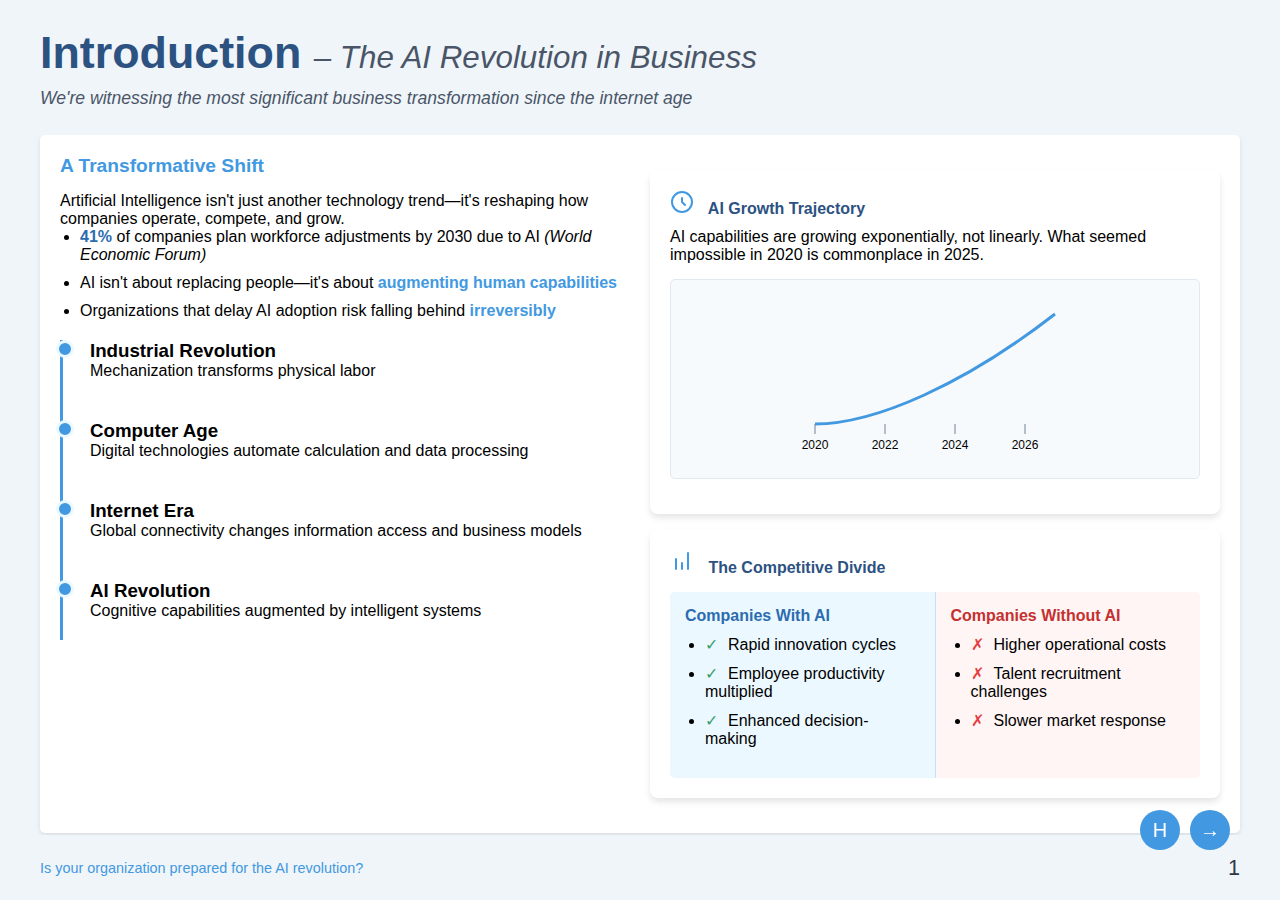
<file: slide-introduction.html>
<!DOCTYPE html>
<html lang="en">
<head>
    <meta charset="UTF-8">
    <meta name="viewport" content="width=device-width, initial-scale=1.0">
    <title>Introduction: The AI Revolution in Business</title>
    <link rel="stylesheet" href="styles.css">
</head>
<body>
    <div class="header">
        <div class="title-container">
            <h1 class="title">Introduction <span class="subtitle">– The AI Revolution in Business</span></h1>
            <p class="subtitle">We're witnessing the most significant business transformation since the internet age</p>
        </div>
    </div>

    <div class="main-content">
        <div class="box">
            <div class="two-column">
                <div class="column">
                    <div class="section-title">A Transformative Shift</div>
                    <p>Artificial Intelligence isn't just another technology trend—it's reshaping how companies operate, compete, and grow.</p>

                    <ul>
                        <li><span class="stat">41%</span> of companies plan workforce adjustments by 2030 due to AI <span class="italic">(World Economic Forum)</span></li>
                        <li>AI isn't about replacing people—it's about <span class="highlight">augmenting human capabilities</span></li>
                        <li>Organizations that delay AI adoption risk falling behind <span class="highlight">irreversibly</span></li>
                    </ul>

                    <div class="timeline">
                        <div class="timeline-item">
                            <h3>Industrial Revolution</h3>
                            <p>Mechanization transforms physical labor</p>
                        </div>
                        <div class="timeline-item">
                            <h3>Computer Age</h3>
                            <p>Digital technologies automate calculation and data processing</p>
                        </div>
                        <div class="timeline-item">
                            <h3>Internet Era</h3>
                            <p>Global connectivity changes information access and business models</p>
                        </div>
                        <div class="timeline-item">
                            <h3>AI Revolution</h3>
                            <p>Cognitive capabilities augmented by intelligent systems</p>
                        </div>
                    </div>
                </div>
                <div class="column">
                    <div class="card">
                        <div class="card-title">
                            <svg class="icon" xmlns="http://www.w3.org/2000/svg" width="24" height="24" viewBox="0 0 24 24" fill="none" stroke="#4299e1" stroke-width="2" stroke-linecap="round" stroke-linejoin="round">
                                <path d="M12 2a10 10 0 1 0 0 20 10 10 0 1 0 0-20z"></path>
                                <path d="M12 8v4l3 3"></path>
                            </svg>
                            AI Growth Trajectory
                        </div>
                        <p>AI capabilities are growing exponentially, not linearly. What seemed impossible in 2020 is commonplace in 2025.</p>
                        <div style="height: 200px; background-color: #f7fafc; border: 1px solid #e2e8f0; border-radius: 5px; display: flex; align-items: center; justify-content: center; margin: 15px 0;">
                            <svg width="300" height="150" viewBox="0 0 300 150">
                                <path d="M30,120 C90,120 180,80 270,10" stroke="#4299e1" stroke-width="3" fill="none"/>
                                <path d="M30,120 L30,130" stroke="#718096" stroke-width="1"/>
                                <path d="M100,120 L100,130" stroke="#718096" stroke-width="1"/>
                                <path d="M170,120 L170,130" stroke="#718096" stroke-width="1"/>
                                <path d="M240,120 L240,130" stroke="#718096" stroke-width="1"/>
                                <text x="30" y="145" font-size="12" text-anchor="middle">2020</text>
                                <text x="100" y="145" font-size="12" text-anchor="middle">2022</text>
                                <text x="170" y="145" font-size="12" text-anchor="middle">2024</text>
                                <text x="240" y="145" font-size="12" text-anchor="middle">2026</text>
                                <text x="300" y="50" font-size="10" fill="#4299e1" font-weight="bold">AI Capabilities</text>
                            </svg>
                        </div>
                    </div>

                    <div class="card">
                        <div class="card-title">
                            <svg class="icon" xmlns="http://www.w3.org/2000/svg" width="24" height="24" viewBox="0 0 24 24" fill="none" stroke="#4299e1" stroke-width="2" stroke-linecap="round" stroke-linejoin="round">
                                <path d="M12 20v-6M6 20V10M18 20V4"></path>
                            </svg>
                            The Competitive Divide
                        </div>
                        <div style="display: flex; margin-top: 15px;">
                            <div style="flex: 1; padding: 15px; background-color: #ebf8ff; border-radius: 5px 0 0 5px; border-right: 1px solid #bee3f8;">
                                <h4 style="color: #2b6cb0; margin-bottom: 10px;">Companies With AI</h4>
                                <ul>
                                    <li class="checkmark">Rapid innovation cycles</li>
                                    <li class="checkmark">Employee productivity multiplied</li>
                                    <li class="checkmark">Enhanced decision-making</li>
                                </ul>
                            </div>
                            <div style="flex: 1; padding: 15px; background-color: #fff5f5; border-radius: 0 5px 5px 0;">
                                <h4 style="color: #c53030; margin-bottom: 10px;">Companies Without AI</h4>
                                <ul>
                                    <li class="x-mark">Higher operational costs</li>
                                    <li class="x-mark">Talent recruitment challenges</li>
                                    <li class="x-mark">Slower market response</li>
                                </ul>
                            </div>
                        </div>
                    </div>
                </div>
            </div>
        </div>
    </div>

    <div class="footer">
        <div>
            <div>Is your organization prepared for the AI revolution?</div>
        </div>
        <div class="page-number">1</div>
    </div>

    <div class="nav-controls">
        <button class="nav-button home-button">H</button>
        <button class="nav-button next-button">→</button>
    </div>
    
    <script src="navigation.js"></script>
</body>
</html>
</file>
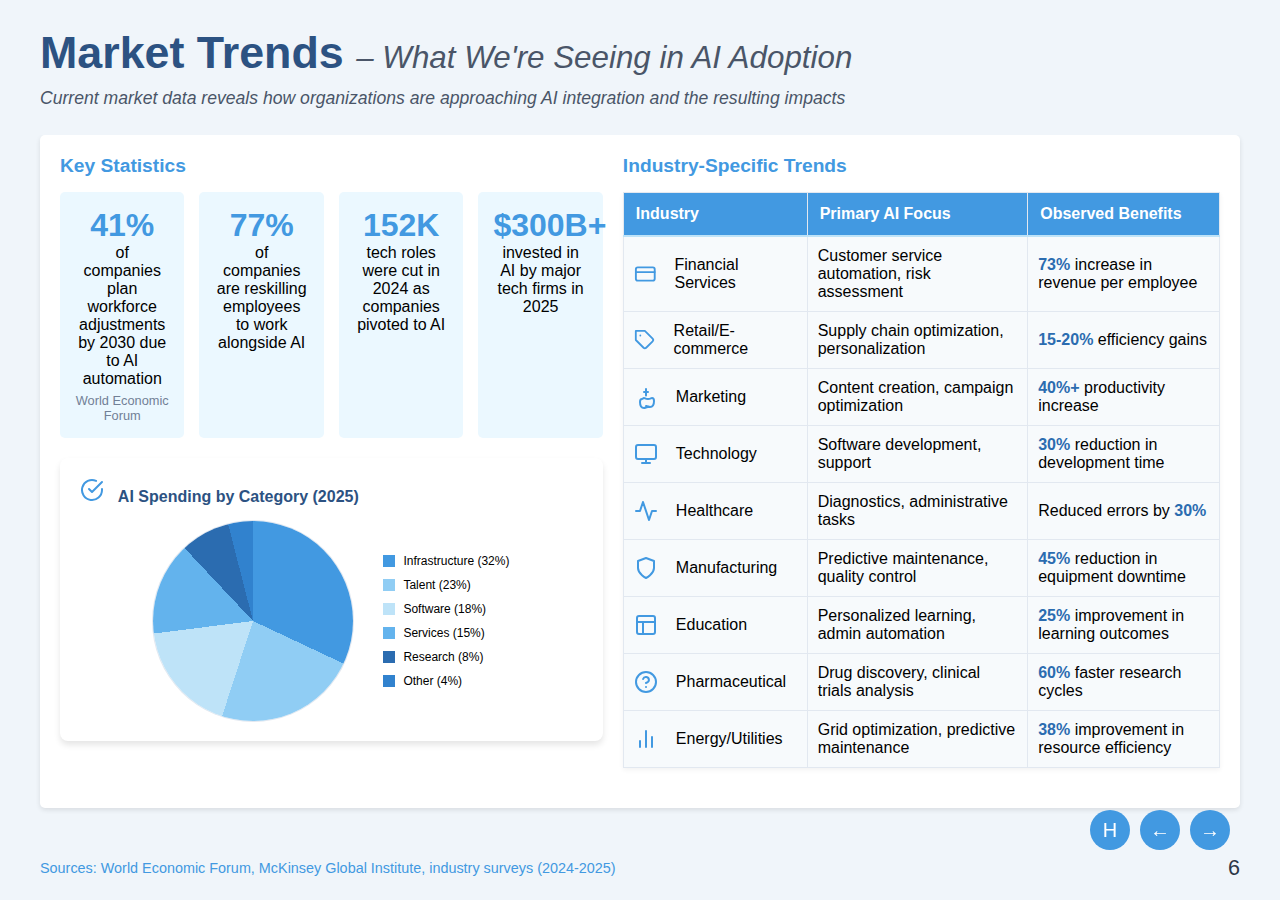
<file: slide-market-trends.html>
<!DOCTYPE html>
<html lang="en">
<head>
    <meta charset="UTF-8">
    <meta name="viewport" content="width=device-width, initial-scale=1.0">
    <title>Market Trends: What We're Seeing in AI Adoption</title>
    <link rel="stylesheet" href="styles.css">
</head>
<body>
    <div class="header">
        <div class="title-container">
            <h1 class="title">Market Trends <span class="subtitle">– What We're Seeing in AI Adoption</span></h1>
            <p class="subtitle">Current market data reveals how organizations are approaching AI integration and the resulting impacts</p>
        </div>
    </div>

    <div class="main-content">
        <div class="box">
            <div class="two-column">
                <div class="column">
                    <div class="section-title">Key Statistics</div>
                    <div style="display: flex; flex-wrap: wrap; gap: 15px; margin-bottom: 20px;">
                        <div style="flex: 1; min-width: 120px; background-color: #ebf8ff; padding: 15px; border-radius: 5px; text-align: center;">
                            <div style="font-size: 2em; font-weight: bold; color: #4299e1;">41%</div>
                            <div>of companies plan workforce adjustments by 2030 due to AI automation</div>
                            <div style="font-size: 0.8em; color: #718096; margin-top: 5px;">World Economic Forum</div>
                        </div>
                        <div style="flex: 1; min-width: 120px; background-color: #ebf8ff; padding: 15px; border-radius: 5px; text-align: center;">
                            <div style="font-size: 2em; font-weight: bold; color: #4299e1;">77%</div>
                            <div>of companies are reskilling employees to work alongside AI</div>
                        </div>
                        <div style="flex: 1; min-width: 120px; background-color: #ebf8ff; padding: 15px; border-radius: 5px; text-align: center;">
                            <div style="font-size: 2em; font-weight: bold; color: #4299e1;">152K</div>
                            <div>tech roles were cut in 2024 as companies pivoted to AI</div>
                        </div>
                        <div style="flex: 1; min-width: 120px; background-color: #ebf8ff; padding: 15px; border-radius: 5px; text-align: center;">
                            <div style="font-size: 2em; font-weight: bold; color: #4299e1;">$300B+</div>
                            <div>invested in AI by major tech firms in 2025</div>
                        </div>
                    </div>

                    <div class="card" style="margin-bottom: 0; height: auto; padding-bottom: 20px;">
                        <div class="card-title">
                            <svg class="icon" xmlns="http://www.w3.org/2000/svg" width="24" height="24" viewBox="0 0 24 24" fill="none" stroke="#4299e1" stroke-width="2" stroke-linecap="round" stroke-linejoin="round">
                                <path d="M22 11.08V12a10 10 0 1 1-5.93-9.14"></path>
                                <polyline points="22 4 12 14.01 9 11.01"></polyline>
                            </svg>
                            AI Spending by Category (2025)
                        </div>
                        <div style="margin-top: 15px; text-align: center;">
                            <div style="display: flex; justify-content: center; align-items: center;">
                                <!-- Replace SVG with a CSS-based pie chart -->
                                <div style="
                                    width: 200px;
                                    height: 200px;
                                    border-radius: 50%;
                                    background: conic-gradient(
                                        #4299e1 0deg 115.2deg,
                                        #90cdf4 115.2deg 198deg,
                                        #bee3f8 198deg 262.8deg,
                                        #63b3ed 262.8deg 316.8deg,
                                        #2b6cb0 316.8deg 345.6deg,
                                        #3182ce 345.6deg 360deg
                                    );
                                    margin-right: 30px;
                                    box-shadow: 0 0 0 1px #e2e8f0;
                                "></div>
                                
                                <!-- Legend -->
                                <div style="display: flex; flex-direction: column; align-items: flex-start;">
                                    <div style="display: flex; align-items: center; margin-bottom: 10px;">
                                        <div style="width: 12px; height: 12px; background-color: #4299e1; margin-right: 8px;"></div>
                                        <span style="font-size: 12px;">Infrastructure (32%)</span>
                                    </div>
                                    <div style="display: flex; align-items: center; margin-bottom: 10px;">
                                        <div style="width: 12px; height: 12px; background-color: #90cdf4; margin-right: 8px;"></div>
                                        <span style="font-size: 12px;">Talent (23%)</span>
                                    </div>
                                    <div style="display: flex; align-items: center; margin-bottom: 10px;">
                                        <div style="width: 12px; height: 12px; background-color: #bee3f8; margin-right: 8px;"></div>
                                        <span style="font-size: 12px;">Software (18%)</span>
                                    </div>
                                    <div style="display: flex; align-items: center; margin-bottom: 10px;">
                                        <div style="width: 12px; height: 12px; background-color: #63b3ed; margin-right: 8px;"></div>
                                        <span style="font-size: 12px;">Services (15%)</span>
                                    </div>
                                    <div style="display: flex; align-items: center; margin-bottom: 10px;">
                                        <div style="width: 12px; height: 12px; background-color: #2b6cb0; margin-right: 8px;"></div>
                                        <span style="font-size: 12px;">Research (8%)</span>
                                    </div>
                                    <div style="display: flex; align-items: center;">
                                        <div style="width: 12px; height: 12px; background-color: #3182ce; margin-right: 8px;"></div>
                                        <span style="font-size: 12px;">Other (4%)</span>
                                    </div>
                                </div>
                            </div>
                        </div>
                    </div>
                </div>
                <div class="column" style="flex: 1.1;">
                    <div class="section-title">Industry-Specific Trends</div>
                    <table style="width: 100%; border-collapse: collapse; box-shadow: 0 2px 5px rgba(0,0,0,0.05);">
                        <tr style="background-color: #ebf8ff; border-bottom: 2px solid #bee3f8;">
                            <th style="padding: 12px; text-align: left; font-weight: 600;">Industry</th>
                            <th style="padding: 12px; text-align: left; font-weight: 600;">Primary AI Focus</th>
                            <th style="padding: 12px; text-align: left; font-weight: 600;">Observed Benefits</th>
                        </tr>
                        <tr style="border-bottom: 1px solid #e2e8f0;">
                            <td style="padding: 10px;">
                                <div style="display: flex; align-items: center;">
                                    <svg class="icon" xmlns="http://www.w3.org/2000/svg" width="20" height="20" viewBox="0 0 24 24" fill="none" stroke="#4299e1" stroke-width="2" stroke-linecap="round" stroke-linejoin="round">
                                        <rect x="2" y="5" width="20" height="14" rx="2"></rect>
                                        <path d="M2 10h20"></path>
                                    </svg>
                                    <span style="margin-left: 8px; font-weight: 500;">Financial Services</span>
                                </div>
                            </td>
                            <td style="padding: 10px;">Customer service automation, risk assessment</td>
                            <td style="padding: 10px;"><span class="stat">73%</span> increase in revenue per employee</td>
                        </tr>
                        <tr style="border-bottom: 1px solid #e2e8f0; background-color: #f7fafc;">
                            <td style="padding: 10px;">
                                <div style="display: flex; align-items: center;">
                                    <svg class="icon" xmlns="http://www.w3.org/2000/svg" width="20" height="20" viewBox="0 0 24 24" fill="none" stroke="#4299e1" stroke-width="2" stroke-linecap="round" stroke-linejoin="round">
                                        <path d="M20.59 13.41l-7.17 7.17a2 2 0 0 1-2.83 0L2 12V2h10l8.59 8.59a2 2 0 0 1 0 2.82z"></path>
                                        <line x1="7" y1="7" x2="7.01" y2="7"></line>
                                    </svg>
                                    <span style="margin-left: 8px; font-weight: 500;">Retail/E-commerce</span>
                                </div>
                            </td>
                            <td style="padding: 10px;">Supply chain optimization, personalization</td>
                            <td style="padding: 10px;"><span class="stat">15-20%</span> efficiency gains</td>
                        </tr>
                        <tr style="border-bottom: 1px solid #e2e8f0;">
                            <td style="padding: 10px;">
                                <div style="display: flex; align-items: center;">
                                    <svg class="icon" xmlns="http://www.w3.org/2000/svg" width="20" height="20" viewBox="0 0 24 24" fill="none" stroke="#4299e1" stroke-width="2" stroke-linecap="round" stroke-linejoin="round">
                                        <path d="M12 20.94c1.5 0 2.75 1.06 4 1.06 3 0 4-3 4-6 0-2-1-3-2-3s-1.5 1-4 1-3-1-4-1-1 1-2 1-2 1-2 3c0 3 1 6 4 6 1.25 0 2.5-1.06 4-1.06z"></path>
                                        <path d="M12 10.5V4"></path>
                                        <path d="M10 7h4"></path>
                                    </svg>
                                    <span style="margin-left: 8px; font-weight: 500;">Marketing</span>
                                </div>
                            </td>
                            <td style="padding: 10px;">Content creation, campaign optimization</td>
                            <td style="padding: 10px;"><span class="stat">40%+</span> productivity increase</td>
                        </tr>
                        <tr style="border-bottom: 1px solid #e2e8f0; background-color: #f7fafc;">
                            <td style="padding: 10px;">
                                <div style="display: flex; align-items: center;">
                                    <svg class="icon" xmlns="http://www.w3.org/2000/svg" width="20" height="20" viewBox="0 0 24 24" fill="none" stroke="#4299e1" stroke-width="2" stroke-linecap="round" stroke-linejoin="round">
                                        <rect x="2" y="3" width="20" height="14" rx="2" ry="2"></rect>
                                        <line x1="8" y1="21" x2="16" y2="21"></line>
                                        <line x1="12" y1="17" x2="12" y2="21"></line>
                                    </svg>
                                    <span style="margin-left: 8px; font-weight: 500;">Technology</span>
                                </div>
                            </td>
                            <td style="padding: 10px;">Software development, support</td>
                            <td style="padding: 10px;"><span class="stat">30%</span> reduction in development time</td>
                        </tr>
                        <tr style="border-bottom: 1px solid #e2e8f0;">
                            <td style="padding: 10px;">
                                <div style="display: flex; align-items: center;">
                                    <svg class="icon" xmlns="http://www.w3.org/2000/svg" width="20" height="20" viewBox="0 0 24 24" fill="none" stroke="#4299e1" stroke-width="2" stroke-linecap="round" stroke-linejoin="round">
                                        <path d="M22 12h-4l-3 9L9 3l-3 9H2"></path>
                                    </svg>
                                    <span style="margin-left: 8px; font-weight: 500;">Healthcare</span>
                                </div>
                            </td>
                            <td style="padding: 10px;">Diagnostics, administrative tasks</td>
                            <td style="padding: 10px;">Reduced errors by <span class="stat">30%</span></td>
                        </tr>
                        <tr style="border-bottom: 1px solid #e2e8f0; background-color: #f7fafc;">
                            <td style="padding: 10px;">
                                <div style="display: flex; align-items: center;">
                                    <svg class="icon" xmlns="http://www.w3.org/2000/svg" width="20" height="20" viewBox="0 0 24 24" fill="none" stroke="#4299e1" stroke-width="2" stroke-linecap="round" stroke-linejoin="round">
                                        <path d="M12 22s8-4 8-10V5l-8-3-8 3v7c0 6 8 10 8 10z"></path>
                                    </svg>
                                    <span style="margin-left: 8px; font-weight: 500;">Manufacturing</span>
                                </div>
                            </td>
                            <td style="padding: 10px;">Predictive maintenance, quality control</td>
                            <td style="padding: 10px;"><span class="stat">45%</span> reduction in equipment downtime</td>
                        </tr>
                        <tr style="border-bottom: 1px solid #e2e8f0;">
                            <td style="padding: 10px;">
                                <div style="display: flex; align-items: center;">
                                    <svg class="icon" xmlns="http://www.w3.org/2000/svg" width="20" height="20" viewBox="0 0 24 24" fill="none" stroke="#4299e1" stroke-width="2" stroke-linecap="round" stroke-linejoin="round">
                                        <rect x="3" y="3" width="18" height="18" rx="2" ry="2"></rect>
                                        <line x1="3" y1="9" x2="21" y2="9"></line>
                                        <line x1="9" y1="21" x2="9" y2="9"></line>
                                    </svg>
                                    <span style="margin-left: 8px; font-weight: 500;">Education</span>
                                </div>
                            </td>
                            <td style="padding: 10px;">Personalized learning, admin automation</td>
                            <td style="padding: 10px;"><span class="stat">25%</span> improvement in learning outcomes</td>
                        </tr>
                        <tr style="border-bottom: 1px solid #e2e8f0; background-color: #f7fafc;">
                            <td style="padding: 10px;">
                                <div style="display: flex; align-items: center;">
                                    <svg class="icon" xmlns="http://www.w3.org/2000/svg" width="20" height="20" viewBox="0 0 24 24" fill="none" stroke="#4299e1" stroke-width="2" stroke-linecap="round" stroke-linejoin="round">
                                        <circle cx="12" cy="12" r="10"></circle>
                                        <path d="M9.09 9a3 3 0 0 1 5.83 1c0 2-3 3-3 3"></path>
                                        <line x1="12" y1="17" x2="12.01" y2="17"></line>
                                    </svg>
                                    <span style="margin-left: 8px; font-weight: 500;">Pharmaceutical</span>
                                </div>
                            </td>
                            <td style="padding: 10px;">Drug discovery, clinical trials analysis</td>
                            <td style="padding: 10px;"><span class="stat">60%</span> faster research cycles</td>
                        </tr>
                        <tr style="border-bottom: 1px solid #e2e8f0;">
                            <td style="padding: 10px;">
                                <div style="display: flex; align-items: center;">
                                    <svg class="icon" xmlns="http://www.w3.org/2000/svg" width="20" height="20" viewBox="0 0 24 24" fill="none" stroke="#4299e1" stroke-width="2" stroke-linecap="round" stroke-linejoin="round">
                                        <path d="M18 20V10M12 20V4M6 20v-6"></path>
                                    </svg>
                                    <span style="margin-left: 8px; font-weight: 500;">Energy/Utilities</span>
                                </div>
                            </td>
                            <td style="padding: 10px;">Grid optimization, predictive maintenance</td>
                            <td style="padding: 10px;"><span class="stat">38%</span> improvement in resource efficiency</td>
                        </tr>
                    </table>
                </div>
            </div>
        </div>
    </div>

    <div class="footer">
        <div>
            <div>Sources: World Economic Forum, McKinsey Global Institute, industry surveys (2024-2025)</div>
        </div>
        <div class="page-number">6</div>
    </div>

    <div class="nav-controls">
        <button class="nav-button home-button">H</button>
        <button class="nav-button prev-button">←</button>
        <button class="nav-button next-button">→</button>
    </div>
    
    <script src="navigation.js"></script>
</body>
</html>
</file>
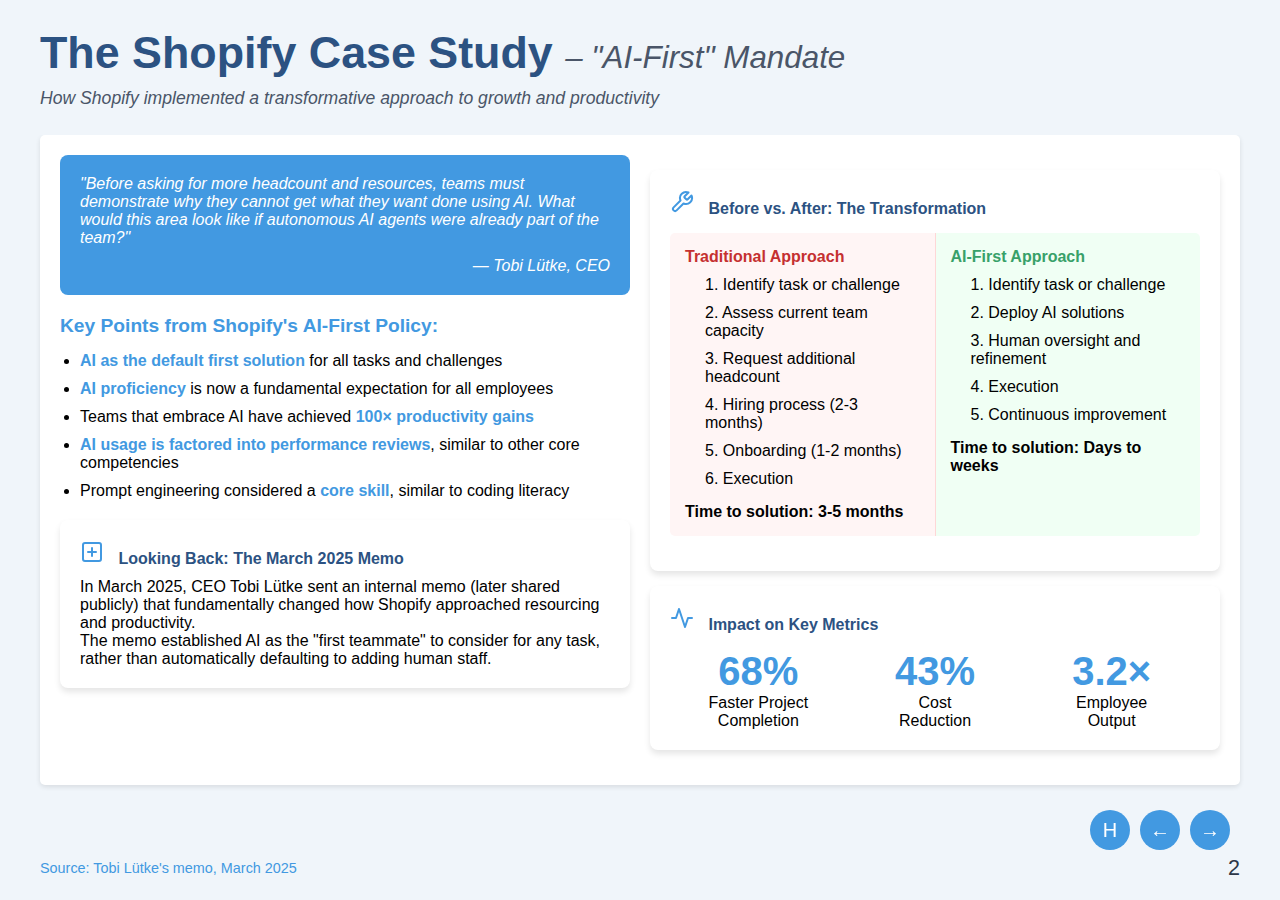
<file: slide-shopify-case.html>
<!DOCTYPE html>
<html lang="en">
<head>
    <meta charset="UTF-8">
    <meta name="viewport" content="width=device-width, initial-scale=1.0">
    <title>The Shopify Case Study: "AI-First" Mandate</title>
    <link rel="stylesheet" href="styles.css">
</head>
<body>
    <div class="header">
        <div class="title-container">
            <h1 class="title">The Shopify Case Study <span class="subtitle">– "AI-First" Mandate</span></h1>
            <p class="subtitle">How Shopify implemented a transformative approach to growth and productivity</p>
        </div>
    </div>

    <div class="main-content">
        <div class="box">
            <div class="two-column">
                <div class="column">
                    <div class="blue-box" style="padding: 20px; border-radius: 8px;">
                        <blockquote style="background: none; border: none; color: white; margin: 0; padding: 0;">
                            "Before asking for more headcount and resources, teams must demonstrate why they cannot get what they want done using AI. What would this area look like if autonomous AI agents were already part of the team?"
                            <div style="text-align: right; margin-top: 10px;">— Tobi Lütke, CEO</div>
                        </blockquote>
                    </div>

                    <div style="margin: 20px 0;">
                        <div class="section-title">Key Points from Shopify's AI-First Policy:</div>
                        <ul>
                            <li><span class="highlight">AI as the default first solution</span> for all tasks and challenges</li>
                            <li><span class="highlight">AI proficiency</span> is now a fundamental expectation for all employees</li>
                            <li>Teams that embrace AI have achieved <span class="highlight">100× productivity gains</span></li>
                            <li><span class="highlight">AI usage is factored into performance reviews</span>, similar to other core competencies</li>
                            <li>Prompt engineering considered a <span class="highlight">core skill</span>, similar to coding literacy</li>
                        </ul>
                    </div>

                    <div class="card">
                        <div class="card-title">
                            <svg class="icon" xmlns="http://www.w3.org/2000/svg" width="24" height="24" viewBox="0 0 24 24" fill="none" stroke="#4299e1" stroke-width="2" stroke-linecap="round" stroke-linejoin="round">
                                <rect x="3" y="3" width="18" height="18" rx="2" ry="2"></rect>
                                <line x1="8" y1="12" x2="16" y2="12"></line>
                                <line x1="12" y1="8" x2="12" y2="16"></line>
                            </svg>
                            Looking Back: The March 2025 Memo
                        </div>
                        <p>In March 2025, CEO Tobi Lütke sent an internal memo (later shared publicly) that fundamentally changed how Shopify approached resourcing and productivity.</p>
                        <p>The memo established AI as the "first teammate" to consider for any task, rather than automatically defaulting to adding human staff.</p>
                    </div>
                </div>
                <div class="column">
                    <div class="card">
                        <div class="card-title">
                            <svg class="icon" xmlns="http://www.w3.org/2000/svg" width="24" height="24" viewBox="0 0 24 24" fill="none" stroke="#4299e1" stroke-width="2" stroke-linecap="round" stroke-linejoin="round">
                                <path d="M14.7 6.3a1 1 0 0 0 0 1.4l1.6 1.6a1 1 0 0 0 1.4 0l3.77-3.77a6 6 0 0 1-7.94 7.94l-6.91 6.91a2.12 2.12 0 0 1-3-3l6.91-6.91a6 6 0 0 1 7.94-7.94l-3.76 3.76z"></path>
                            </svg>
                            Before vs. After: The Transformation
                        </div>
                        <div style="margin-top: 15px;">
                            <div style="display: flex; margin-bottom: 15px;">
                                <div style="flex: 1; padding: 15px; background-color: #fff5f5; border-radius: 5px 0 0 5px; border-right: 1px solid #fed7d7;">
                                    <h4 style="color: #c53030; margin-bottom: 10px;">Traditional Approach</h4>
                                    <ul style="list-style: none; padding: 0;">
                                        <li>1. Identify task or challenge</li>
                                        <li>2. Assess current team capacity</li>
                                        <li>3. Request additional headcount</li>
                                        <li>4. Hiring process (2-3 months)</li>
                                        <li>5. Onboarding (1-2 months)</li>
                                        <li>6. Execution</li>
                                    </ul>
                                    <p style="margin-top: 10px;"><strong>Time to solution: 3-5 months</strong></p>
                                </div>
                                <div style="flex: 1; padding: 15px; background-color: #f0fff4; border-radius: 0 5px 5px 0;">
                                    <h4 style="color: #38a169; margin-bottom: 10px;">AI-First Approach</h4>
                                    <ul style="list-style: none; padding: 0;">
                                        <li>1. Identify task or challenge</li>
                                        <li>2. Deploy AI solutions</li>
                                        <li>3. Human oversight and refinement</li>
                                        <li>4. Execution</li>
                                        <li>5. Continuous improvement</li>
                                    </ul>
                                    <p style="margin-top: 10px;"><strong>Time to solution: Days to weeks</strong></p>
                                </div>
                            </div>
                        </div>
                    </div>

                    <div class="card">
                        <div class="card-title">
                            <svg class="icon" xmlns="http://www.w3.org/2000/svg" width="24" height="24" viewBox="0 0 24 24" fill="none" stroke="#4299e1" stroke-width="2" stroke-linecap="round" stroke-linejoin="round">
                                <polyline points="22 12 18 12 15 21 9 3 6 12 2 12"></polyline>
                            </svg>
                            Impact on Key Metrics
                        </div>
                        <div style="margin-top: 15px; display: flex; justify-content: space-between;">
                            <div style="text-align: center; flex: 1;">
                                <div style="font-size: 2.5em; font-weight: bold; color: #4299e1;">68%</div>
                                <div>Faster Project<br>Completion</div>
                            </div>
                            <div style="text-align: center; flex: 1;">
                                <div style="font-size: 2.5em; font-weight: bold; color: #4299e1;">43%</div>
                                <div>Cost<br>Reduction</div>
                            </div>
                            <div style="text-align: center; flex: 1;">
                                <div style="font-size: 2.5em; font-weight: bold; color: #4299e1;">3.2×</div>
                                <div>Employee<br>Output</div>
                            </div>
                        </div>
                    </div>
                </div>
            </div>
        </div>
    </div>

    <div class="footer">
        <div>
            <div>Source: Tobi Lütke's memo, March 2025</div>
        </div>
        <div class="page-number">2</div>
    </div>

    <div class="nav-controls">
        <button class="nav-button home-button">H</button>
        <button class="nav-button prev-button">←</button>
        <button class="nav-button next-button">→</button>
    </div>
    
    <script src="navigation.js"></script>
</body>
</html>
</file>
<file: styles.css>
/* Common styles for AI-First presentation */
* {
    margin: 0;
    padding: 0;
    box-sizing: border-box;
    font-family: 'Segoe UI', Tahoma, Geneva, Verdana, sans-serif;
}

body {
    background-color: #f0f5fa;
    width: 100%;
    height: 100vh;
    overflow: hidden;
    display: flex;
    flex-direction: column;
}

.header {
    display: flex;
    justify-content: space-between;
    align-items: center;
    padding: 20px 40px;
    height: 15%;
}

.title-container {
    display: flex;
    flex-direction: column;
    width: 70%;
}

.title {
    font-size: 2.8em;
    color: #2c5282;
    font-weight: 600;
    margin-bottom: 5px;
}

/* Split the subtitle styles into two separate classes */
/* For the subtitle span inside the title */
.title .subtitle,
span.subtitle {
    font-size: 0.7em; /* Significantly smaller relative to title */
    color: #4a5568;
    font-style: italic;
    font-weight: normal;
}

/* For the subtitle paragraph */
p.subtitle {
    font-size: 1.1em;
    color: #4a5568;
    font-style: italic;
    margin-top: 5px;
}

.main-content {
    flex: 1;
    padding: 0 40px;
    margin-bottom: 20px;
    overflow-y: auto;
}

.footer {
    height: 5%;
    display: flex;
    justify-content: space-between;
    padding: 0 40px 20px;
    align-items: center;
    color: #4299e1;
    font-size: 0.9em;
}

.page-number {
    font-size: 1.5em;
    color: #2d3748;
}

/* Common component styles */
.box {
    background-color: #fff;
    border-radius: 5px;
    box-shadow: 0 2px 5px rgba(0,0,0,0.1);
    padding: 20px;
    margin-bottom: 20px;
}

.blue-box {
    background-color: #4299e1;
    color: white;
}

.light-blue-box {
    background-color: #bee3f8;
    color: #2c5282;
}

.red-box {
    background-color: #fc8181;
    color: white;
}

.green-box {
    background-color: #68d391;
    color: white;
}

ul {
    list-style-position: outside;
    margin-left: 20px;
    margin-bottom: 15px;
}

li {
    margin-bottom: 10px;
}

table {
    width: 100%;
    border-collapse: collapse;
    margin-bottom: 20px;
}

th, td {
    border: 1px solid #e2e8f0;
    padding: 10px;
    text-align: left;
}

th {
    background-color: #4299e1;
    color: white;
}

tr:nth-child(even) {
    background-color: #f7fafc;
}

/* Navigation controls */
.nav-controls {
    position: fixed;
    bottom: 50px;
    right: 50px;
    display: flex;
    gap: 10px;
}

.nav-button {
    width: 40px;
    height: 40px;
    background-color: #4299e1;
    color: white;
    border: none;
    border-radius: 50%;
    display: flex;
    align-items: center;
    justify-content: center;
    font-size: 20px;
    cursor: pointer;
    transition: background-color 0.3s;
}

.nav-button:hover {
    background-color: #2b6cb0;
}

.highlight {
    color: #4299e1;
    font-weight: bold;
}

.bold {
    font-weight: bold;
}

.italic {
    font-style: italic;
}

/* Two-column layout */
.two-column {
    display: flex;
    gap: 20px;
}

.column {
    flex: 1;
}

/* Checkmarks */
.checkmark::before {
    content: "✓";
    color: #38a169;
    margin-right: 10px;
}

.x-mark::before {
    content: "✗";
    color: #e53e3e;
    margin-right: 10px;
}

/* Quote styles */
blockquote {
    background-color: #ebf8ff;
    border-left: 4px solid #4299e1;
    padding: 15px;
    margin: 20px 0;
    font-style: italic;
}

/* Stat highlight */
.stat {
    color: #2b6cb0;
    font-weight: bold;
}

/* Company example box */
.company-example {
    background-color: #f7fafc;
    border-left: 3px solid #4299e1;
    padding: 15px;
    margin: 15px 0;
    border-radius: 3px;
}

/* Animation notes */
.visual-notes, .animation-notes {
    background-color: #f0fff4;
    padding: 15px;
    border-radius: 5px;
    margin: 15px 0;
    border-left: 3px solid #48bb78;
}

.animation-notes {
    background-color: #e6fffa;
    border-left: 3px solid #38b2ac;
}

/* Icon container */
.icon {
    display: inline-flex;
    align-items: center;
    justify-content: center;
    width: 24px;
    height: 24px;
    margin-right: 10px;
}

/* Section heading */
.section-title {
    color: #4299e1;
    font-weight: bold;
    margin-bottom: 15px;
    font-size: 1.2em;
}

/* Phase heading */
.phase-title {
    color: #2b6cb0;
    font-weight: bold;
    margin: 20px 0 10px 0;
    font-size: 1.1em;
}

/* Card styles */
.card {
    background-color: white;
    border-radius: 8px;
    box-shadow: 0 4px 6px rgba(0, 0, 0, 0.1);
    padding: 20px;
    margin: 15px 0;
}

.card-title {
    font-weight: bold;
    margin-bottom: 10px;
    color: #2c5282;
}

/* Badge style */
.badge {
    display: inline-block;
    padding: 3px 8px;
    border-radius: 12px;
    font-size: 0.75rem;
    font-weight: bold;
    margin-right: 5px;
    background-color: #4299e1;
    color: white;
}

/* Timeline */
.timeline {
    position: relative;
    margin: 20px 0;
    padding-left: 30px;
}

.timeline::before {
    content: '';
    position: absolute;
    left: 0;
    top: 0;
    bottom: 0;
    width: 3px;
    background-color: #4299e1;
}

.timeline-item {
    position: relative;
    margin-bottom: 20px;
    padding-bottom: 20px;
}

.timeline-item::before {
    content: '';
    position: absolute;
    left: -34px;
    top: 0;
    width: 12px;
    height: 12px;
    border-radius: 50%;
    background-color: #4299e1;
    border: 3px solid #ebf8ff;
}
</file>
